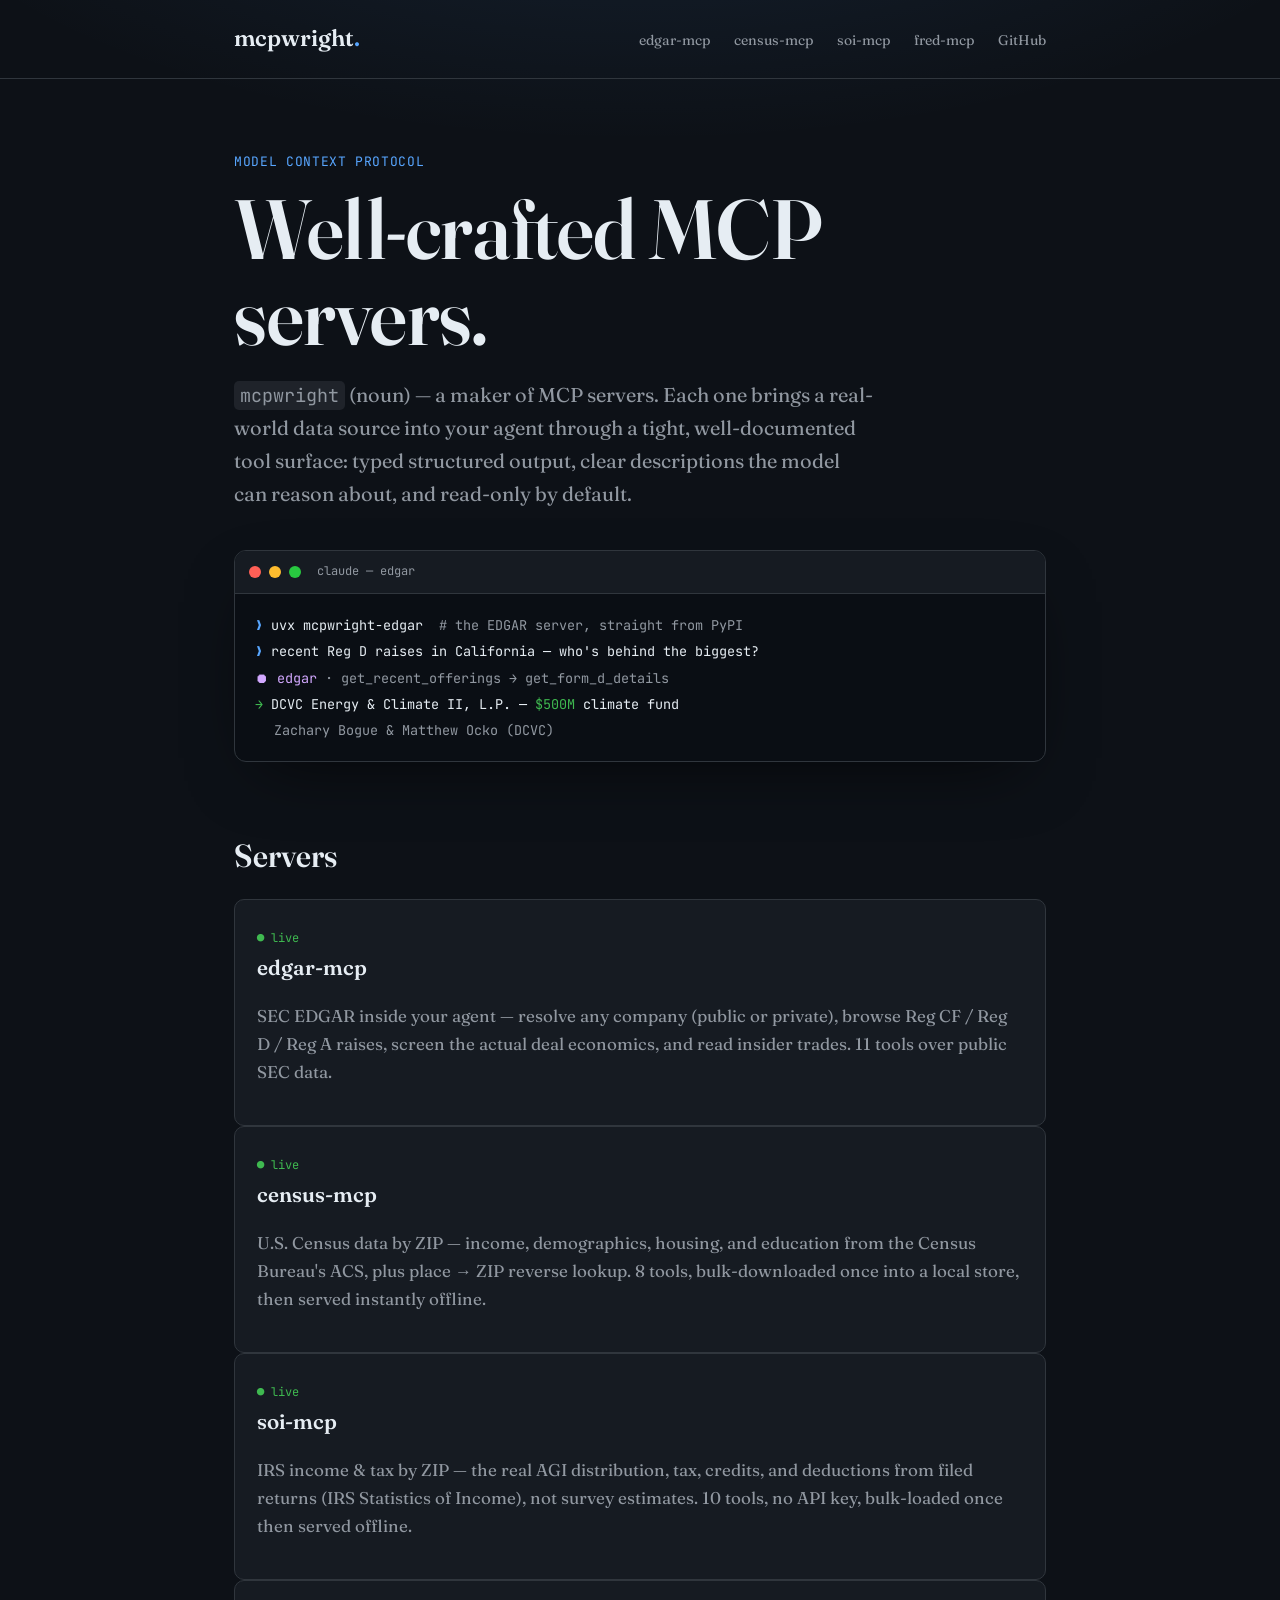
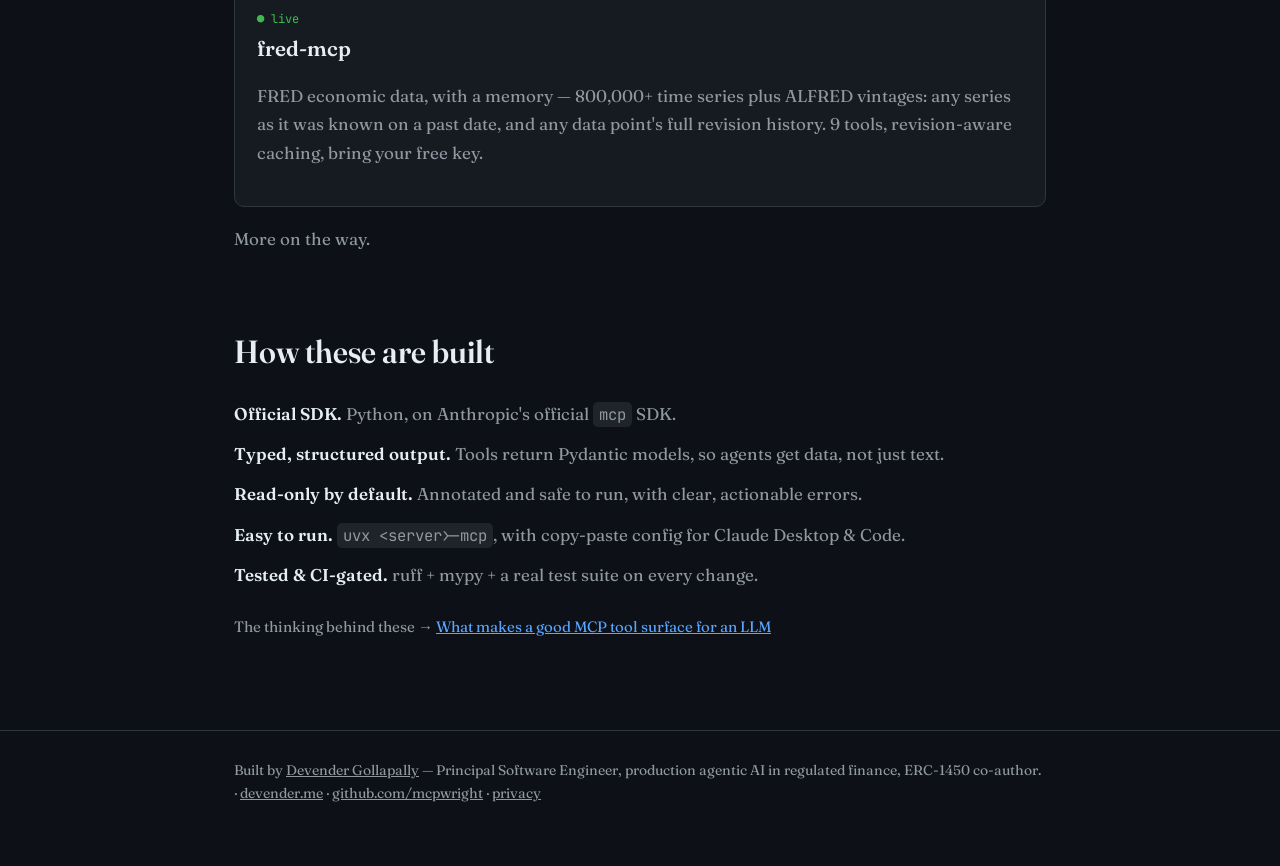
<file: index.html>
<!DOCTYPE html>
<html lang="en">
<head>
  <meta charset="utf-8" />
  <meta name="viewport" content="width=device-width, initial-scale=1" />
  <title>mcpwright — well-crafted MCP servers</title>
  <meta name="description" content="A suite of well-crafted, production-grade Model Context Protocol servers. Built by Devender Gollapally." />

  <link rel="icon" href="/favicon.svg" type="image/svg+xml" />
  <link rel="icon" href="/favicon-32.png" sizes="32x32" type="image/png" />
  <link rel="apple-touch-icon" href="/apple-touch-icon.png" />

  <meta property="og:type" content="website" />
  <meta property="og:site_name" content="mcpwright" />
  <meta property="og:title" content="mcpwright — well-crafted MCP servers" />
  <meta property="og:description" content="A suite of well-crafted, production-grade MCP servers." />
  <meta property="og:url" content="https://mcpwright.com/" />
  <meta property="og:image" content="https://mcpwright.com/og.png" />
  <meta name="twitter:card" content="summary_large_image" />

  <link rel="preconnect" href="https://fonts.googleapis.com" />
  <link rel="preconnect" href="https://fonts.gstatic.com" crossorigin />
  <link href="https://fonts.googleapis.com/css2?family=Fraunces:opsz,wght,SOFT,WONK@9..144,300..700,0..100,0..1&family=JetBrains+Mono:wght@400;500&display=swap" rel="stylesheet" />
  <link rel="stylesheet" href="/style.css" />
</head>
<body>
  <header class="site">
    <div class="wrap">
      <a class="brand" href="/">mcpwright<span class="dot">.</span></a>
      <nav>
        <a href="/edgar/">edgar-mcp</a>
        <a href="/census/">census-mcp</a>
        <a href="/soi/">soi-mcp</a>
        <a href="/fred/">fred-mcp</a>
        <a href="https://github.com/mcpwright">GitHub</a>
      </nav>
    </div>
  </header>

  <main class="wrap">
    <div class="hero">
      <p class="kicker">Model Context Protocol</p>
      <h1>Well-crafted MCP servers.</h1>
      <p class="lede">
        <code>mcpwright</code> <span class="muted">(noun)</span> — a maker of MCP servers.
        Each one brings a real-world data source into your agent through a tight,
        well-documented tool surface: typed structured output, clear descriptions
        the model can reason about, and read-only by default.
      </p>

      <div class="terminal" aria-hidden="true">
        <div class="bar"><i class="r"></i><i class="y"></i><i class="g"></i><span class="ttl">claude — edgar</span></div>
        <div class="body">
          <div><span class="p">❯</span> uvx mcpwright-edgar&nbsp;&nbsp;<span class="dim"># the EDGAR server, straight from PyPI</span></div>
          <div><span class="p">❯</span> recent Reg D raises in California — who's behind the biggest?</div>
          <div><span class="tool">⏺ edgar</span><span class="dim"> · get_recent_offerings → get_form_d_details</span></div>
          <div><span class="ok">→</span> DCVC Energy &amp; Climate II, L.P. — <span class="ok">$500M</span> climate fund</div>
          <div class="indent dim">Zachary Bogue &amp; Matthew Ocko (DCVC)</div>
        </div>
      </div>
    </div>

    <section>
      <h2>Servers</h2>
      <a class="card" href="/edgar/">
        <span class="badge">● live</span>
        <h3>edgar-mcp</h3>
        <p class="muted">
          SEC EDGAR inside your agent — resolve any company (public or private),
          browse Reg CF / Reg D / Reg A raises, screen the actual deal economics,
          and read insider trades. 11 tools over public SEC data.
        </p>
      </a>
      <a class="card" href="/census/">
        <span class="badge">● live</span>
        <h3>census-mcp</h3>
        <p class="muted">
          U.S. Census data by ZIP — income, demographics, housing, and education
          from the Census Bureau's ACS, plus place → ZIP reverse lookup. 8 tools,
          bulk-downloaded once into a local store, then served instantly offline.
        </p>
      </a>
      <a class="card" href="/soi/">
        <span class="badge">● live</span>
        <h3>soi-mcp</h3>
        <p class="muted">
          IRS income &amp; tax by ZIP — the real AGI distribution, tax, credits, and
          deductions from filed returns (IRS Statistics of Income), not survey
          estimates. 10 tools, no API key, bulk-loaded once then served offline.
        </p>
      </a>
      <a class="card" href="/fred/">
        <span class="badge">● live</span>
        <h3>fred-mcp</h3>
        <p class="muted">
          FRED economic data, with a memory — 800,000+ time series plus ALFRED
          vintages: any series as it was known on a past date, and any data point's
          full revision history. 9 tools, revision-aware caching, bring your free key.
        </p>
      </a>
      <p class="muted" style="margin-top:18px;">More on the way.</p>
    </section>

    <section>
      <h2>How these are built</h2>
      <ul class="clean">
        <li><b>Official SDK.</b> Python, on Anthropic's official <code>mcp</code> SDK.</li>
        <li><b>Typed, structured output.</b> Tools return Pydantic models, so agents get data, not just text.</li>
        <li><b>Read-only by default.</b> Annotated and safe to run, with clear, actionable errors.</li>
        <li><b>Easy to run.</b> <code>uvx &lt;server&gt;-mcp</code>, with copy-paste config for Claude Desktop &amp; Code.</li>
        <li><b>Tested &amp; CI-gated.</b> ruff + mypy + a real test suite on every change.</li>
      </ul>
      <p class="more">The thinking behind these &rarr; <a href="https://devender.me/2026/06/04/good-mcp-tool-surface/">What makes a good MCP tool surface for an LLM</a></p>
    </section>
  </main>

  <footer class="site">
    <div class="wrap">
      Built by <a href="https://github.com/devender">Devender Gollapally</a> —
      Principal Software Engineer, production agentic AI in regulated finance, ERC-1450 co-author.
      · <a href="https://devender.me">devender.me</a>
      · <a href="https://github.com/mcpwright">github.com/mcpwright</a>
      · <a href="/privacy/">privacy</a>
    </div>
  </footer>
</body>
</html>
</file>
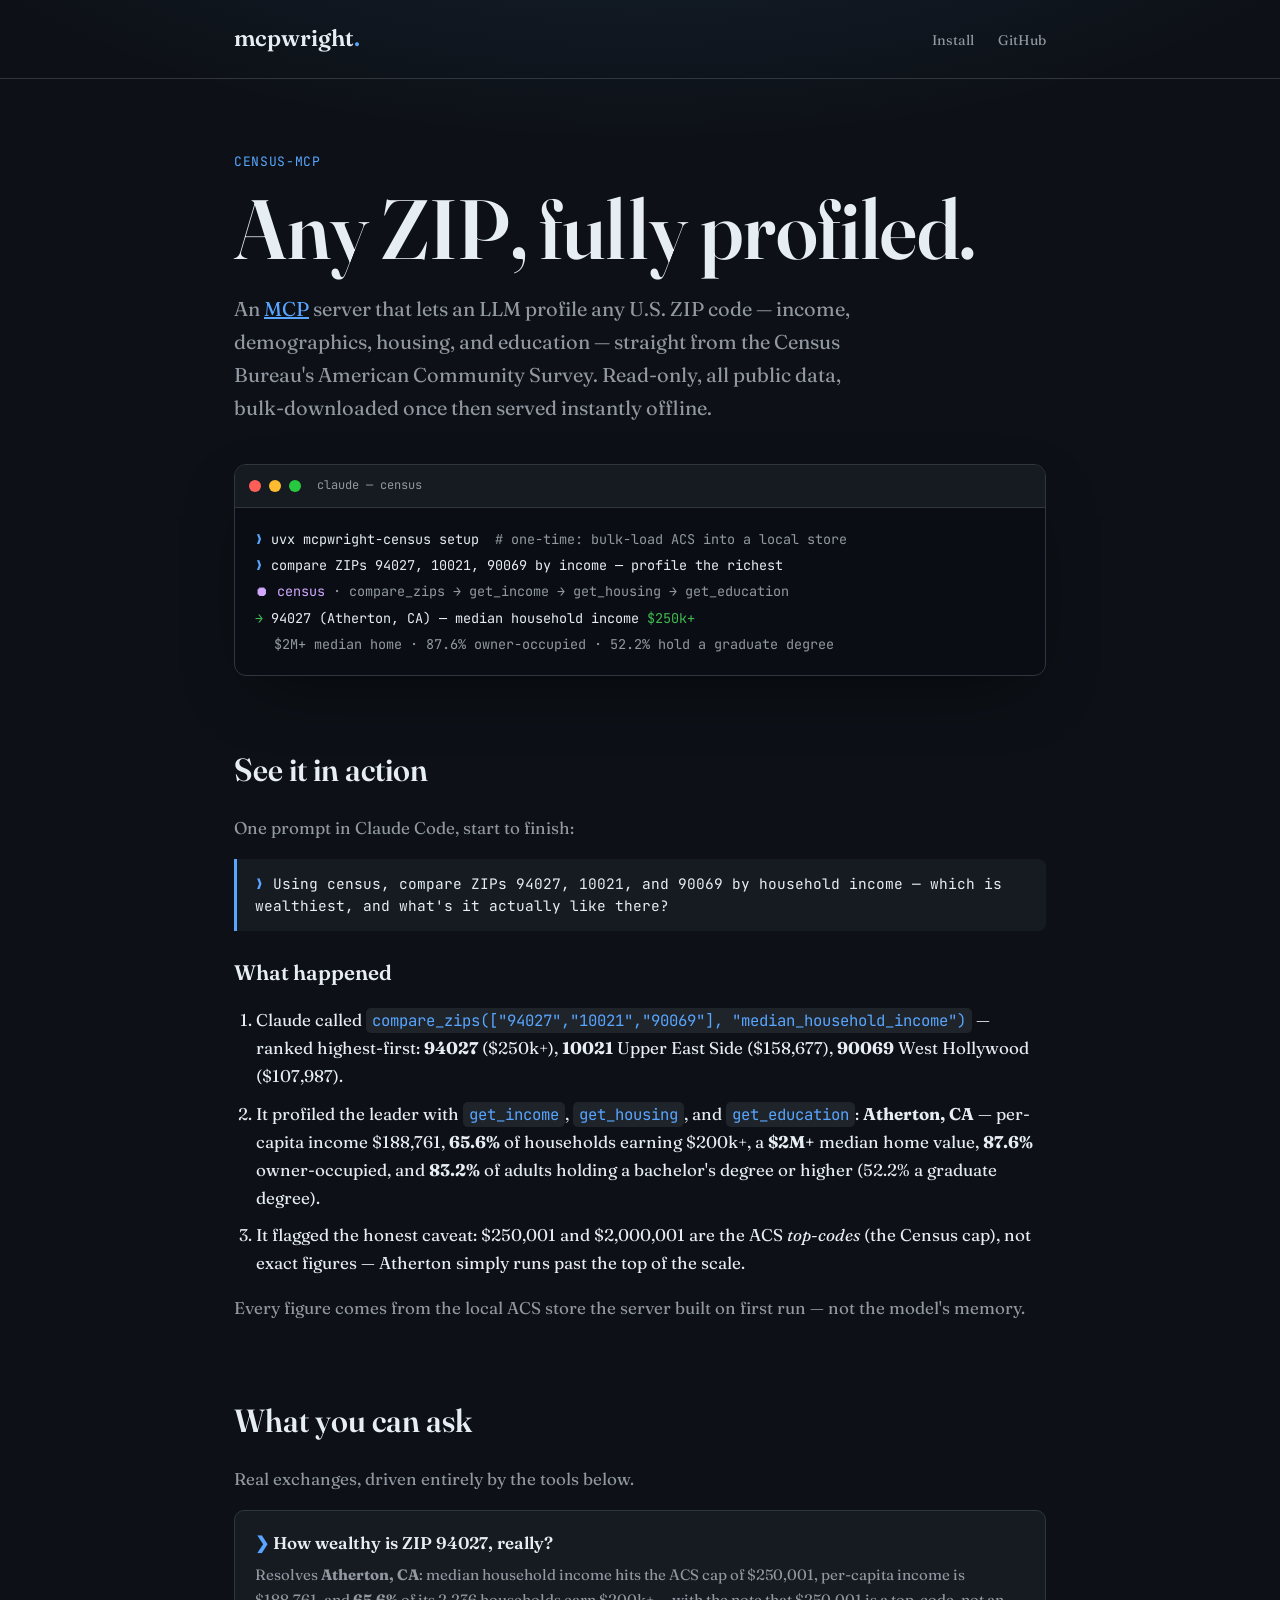
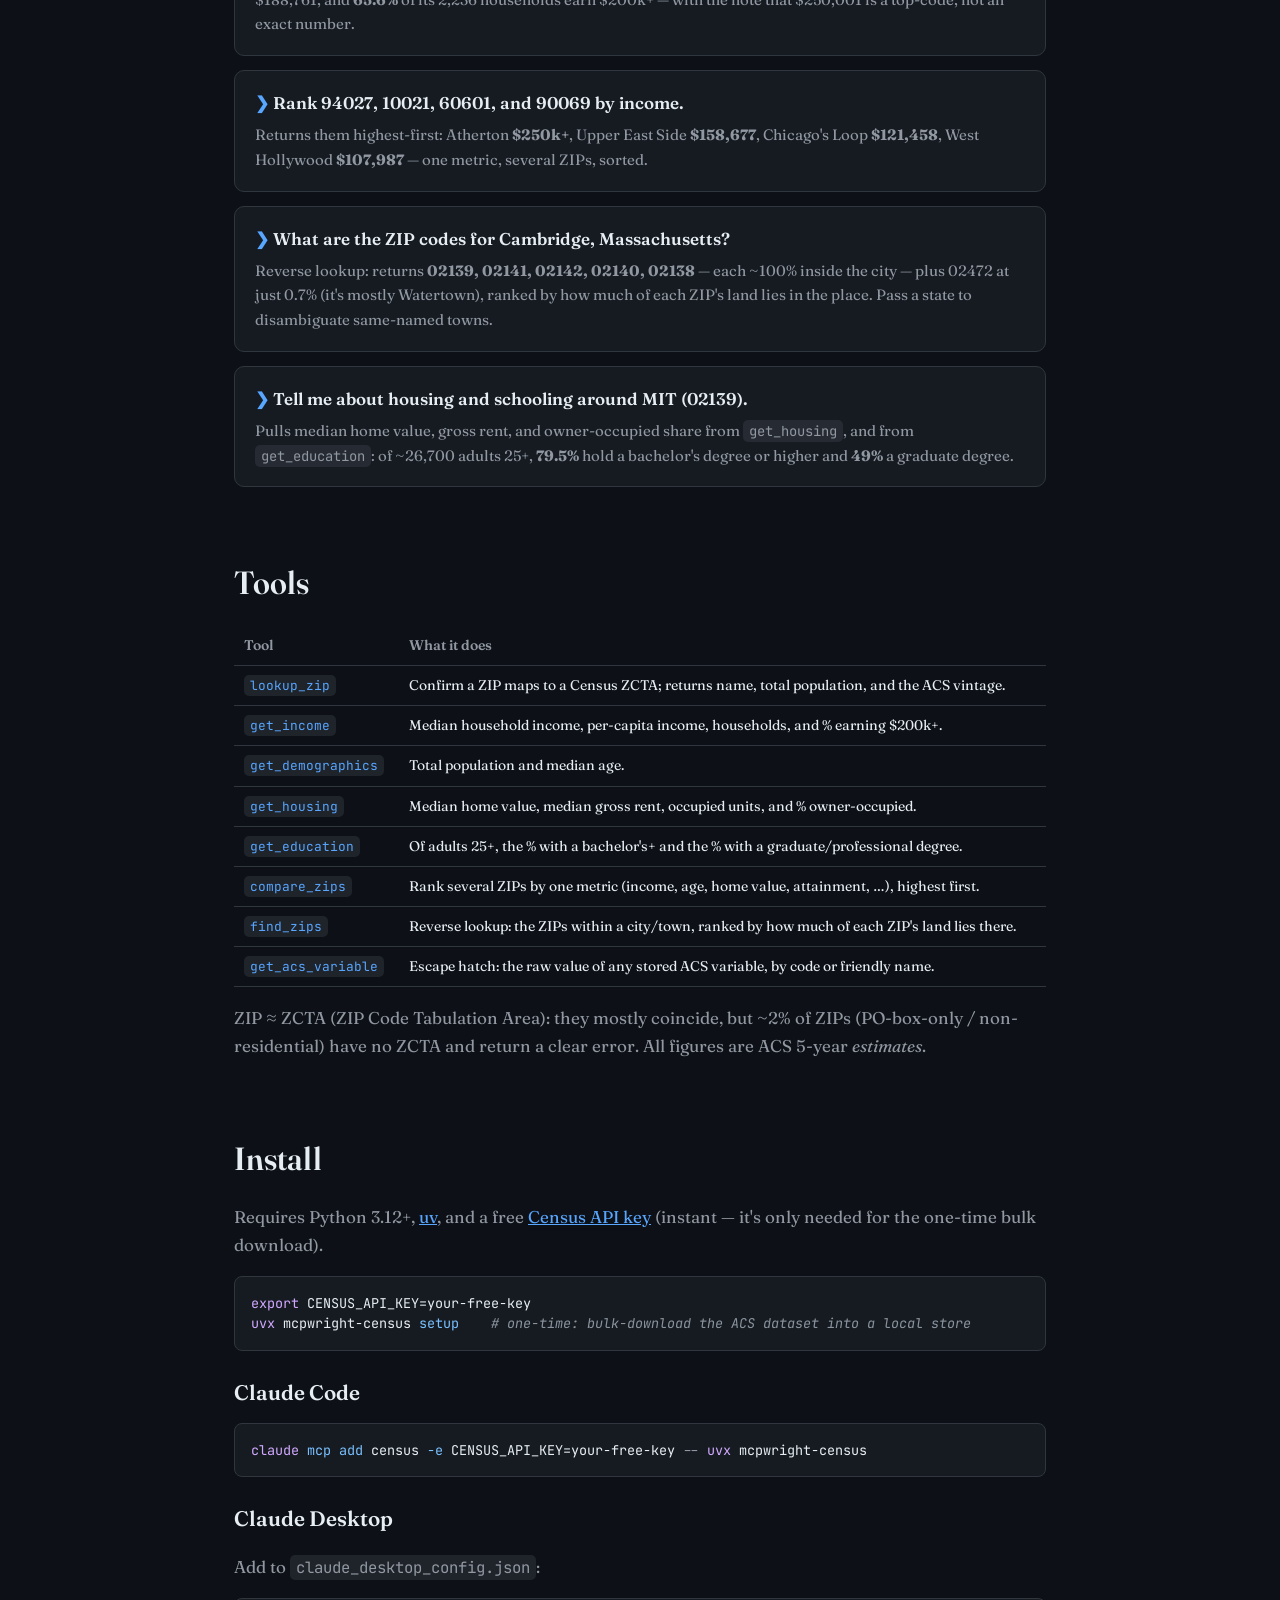
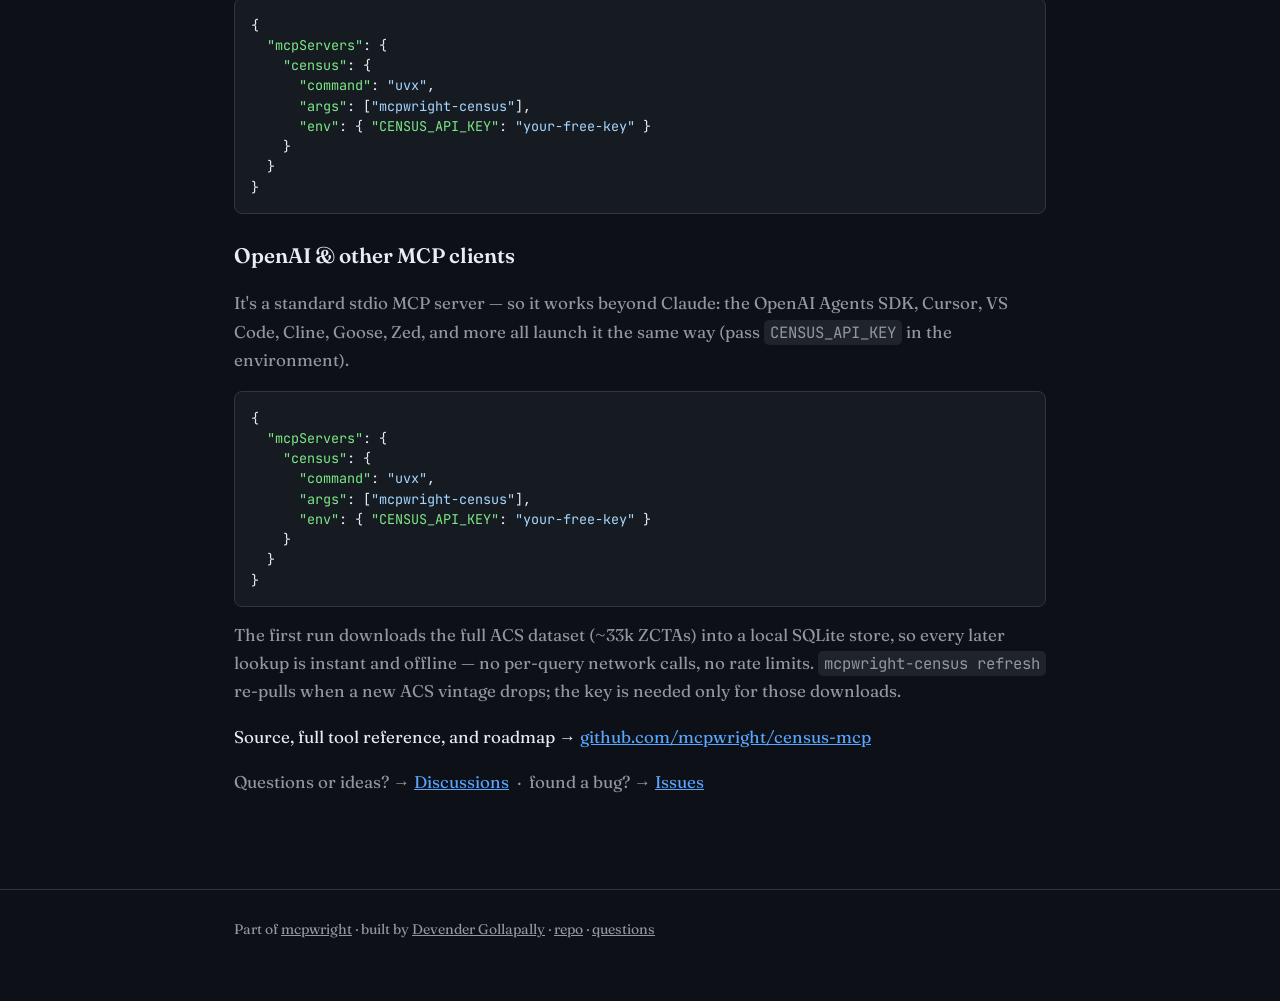
<file: census/index.html>
<!DOCTYPE html>
<html lang="en">
<head>
  <meta charset="utf-8" />
  <meta name="viewport" content="width=device-width, initial-scale=1" />
  <title>census-mcp — U.S. Census data by ZIP, inside your agent</title>
  <meta name="description" content="An MCP server for U.S. Census (ACS) data by ZIP: income, demographics, housing, and education — bulk-downloaded once into a local store, then served offline." />

  <link rel="icon" href="/favicon.svg" type="image/svg+xml" />
  <link rel="icon" href="/favicon-32.png" sizes="32x32" type="image/png" />
  <link rel="apple-touch-icon" href="/apple-touch-icon.png" />

  <meta property="og:type" content="website" />
  <meta property="og:site_name" content="mcpwright" />
  <meta property="og:title" content="census-mcp — U.S. Census data by ZIP, inside your agent" />
  <meta property="og:description" content="Profile any ZIP — income, demographics, housing, and education — from the Census Bureau's ACS. Bulk-loaded once, then served offline." />
  <meta property="og:url" content="https://mcpwright.com/census/" />
  <meta property="og:image" content="https://mcpwright.com/og.png" />
  <meta name="twitter:card" content="summary_large_image" />

  <link rel="preconnect" href="https://fonts.googleapis.com" />
  <link rel="preconnect" href="https://fonts.gstatic.com" crossorigin />
  <link href="https://fonts.googleapis.com/css2?family=Fraunces:opsz,wght,SOFT,WONK@9..144,300..700,0..100,0..1&family=JetBrains+Mono:wght@400;500&display=swap" rel="stylesheet" />
  <link rel="stylesheet" href="/style.css" />
</head>
<body>
  <header class="site">
    <div class="wrap">
      <a class="brand" href="/">mcpwright<span class="dot">.</span></a>
      <nav>
        <a href="#install">Install</a>
        <a href="https://github.com/mcpwright/census-mcp">GitHub</a>
      </nav>
    </div>
  </header>

  <main class="wrap">
    <div class="hero">
      <p class="kicker">census-mcp</p>
      <h1>Any ZIP, fully profiled.</h1>
      <p class="lede">
        An <a href="https://modelcontextprotocol.io">MCP</a> server that lets an LLM
        profile any U.S. ZIP code — income, demographics, housing, and education —
        straight from the Census Bureau's American Community Survey. Read-only, all
        public data, bulk-downloaded once then served instantly offline.
      </p>

      <div class="terminal" aria-hidden="true">
        <div class="bar"><i class="r"></i><i class="y"></i><i class="g"></i><span class="ttl">claude — census</span></div>
        <div class="body">
          <div><span class="p">❯</span> uvx mcpwright-census setup&nbsp;&nbsp;<span class="dim"># one-time: bulk-load ACS into a local store</span></div>
          <div><span class="p">❯</span> compare ZIPs 94027, 10021, 90069 by income — profile the richest</div>
          <div><span class="tool">⏺ census</span><span class="dim"> · compare_zips → get_income → get_housing → get_education</span></div>
          <div><span class="ok">→</span> 94027 (Atherton, CA) — median household income <span class="ok">$250k+</span></div>
          <div class="indent dim">$2M+ median home · 87.6% owner-occupied · 52.2% hold a graduate degree</div>
        </div>
      </div>
    </div>

    <section>
      <h2>See it in action</h2>
      <p class="muted">One prompt in Claude Code, start to finish:</p>
      <blockquote class="prompt">Using census, compare ZIPs 94027, 10021, and 90069 by household income — which is wealthiest, and what's it actually like there?</blockquote>

      <h3>What happened</h3>
      <ol class="walkthrough">
        <li>Claude called <code>compare_zips(["94027","10021","90069"], "median_household_income")</code> — ranked highest-first: <b>94027</b> ($250k+), <b>10021</b> Upper East Side ($158,677), <b>90069</b> West Hollywood ($107,987).</li>
        <li>It profiled the leader with <code>get_income</code>, <code>get_housing</code>, and <code>get_education</code>: <b>Atherton, CA</b> — per-capita income $188,761, <b>65.6%</b> of households earning $200k+, a <b>$2M+</b> median home value, <b>87.6%</b> owner-occupied, and <b>83.2%</b> of adults holding a bachelor's degree or higher (52.2% a graduate degree).</li>
        <li>It flagged the honest caveat: $250,001 and $2,000,001 are the ACS <em>top-codes</em> (the Census cap), not exact figures — Atherton simply runs past the top of the scale.</li>
      </ol>
      <p class="muted">Every figure comes from the local ACS store the server built on first run — not the model's memory.</p>
    </section>

    <section>
      <h2>What you can ask</h2>
      <p class="muted">Real exchanges, driven entirely by the tools below.</p>

      <div class="example">
        <p class="q">How wealthy is ZIP 94027, really?</p>
        <p class="a">Resolves <b>Atherton, CA</b>: median household income hits the ACS cap of
        $250,001, per-capita income is $188,761, and <b>65.6%</b> of its 2,236 households earn
        $200k+ — with the note that $250,001 is a top-code, not an exact number.</p>
      </div>

      <div class="example">
        <p class="q">Rank 94027, 10021, 60601, and 90069 by income.</p>
        <p class="a">Returns them highest-first: Atherton <b>$250k+</b>, Upper East Side
        <b>$158,677</b>, Chicago's Loop <b>$121,458</b>, West Hollywood <b>$107,987</b> — one
        metric, several ZIPs, sorted.</p>
      </div>

      <div class="example">
        <p class="q">What are the ZIP codes for Cambridge, Massachusetts?</p>
        <p class="a">Reverse lookup: returns <b>02139, 02141, 02142, 02140, 02138</b> — each
        ~100% inside the city — plus 02472 at just 0.7% (it's mostly Watertown), ranked by how
        much of each ZIP's land lies in the place. Pass a state to disambiguate same-named towns.</p>
      </div>

      <div class="example">
        <p class="q">Tell me about housing and schooling around MIT (02139).</p>
        <p class="a">Pulls median home value, gross rent, and owner-occupied share from
        <code>get_housing</code>, and from <code>get_education</code>: of ~26,700 adults 25+,
        <b>79.5%</b> hold a bachelor's degree or higher and <b>49%</b> a graduate degree.</p>
      </div>
    </section>

    <section>
      <h2>Tools</h2>
      <table>
        <tr><th>Tool</th><th>What it does</th></tr>
        <tr><td><code>lookup_zip</code></td><td>Confirm a ZIP maps to a Census ZCTA; returns name, total population, and the ACS vintage.</td></tr>
        <tr><td><code>get_income</code></td><td>Median household income, per-capita income, households, and % earning $200k+.</td></tr>
        <tr><td><code>get_demographics</code></td><td>Total population and median age.</td></tr>
        <tr><td><code>get_housing</code></td><td>Median home value, median gross rent, occupied units, and % owner-occupied.</td></tr>
        <tr><td><code>get_education</code></td><td>Of adults 25+, the % with a bachelor's+ and the % with a graduate/professional degree.</td></tr>
        <tr><td><code>compare_zips</code></td><td>Rank several ZIPs by one metric (income, age, home value, attainment, …), highest first.</td></tr>
        <tr><td><code>find_zips</code></td><td>Reverse lookup: the ZIPs within a city/town, ranked by how much of each ZIP's land lies there.</td></tr>
        <tr><td><code>get_acs_variable</code></td><td>Escape hatch: the raw value of any stored ACS variable, by code or friendly name.</td></tr>
      </table>
      <p class="muted">ZIP ≈ ZCTA (ZIP Code Tabulation Area): they mostly coincide, but ~2% of ZIPs
      (PO-box-only / non-residential) have no ZCTA and return a clear error. All figures are ACS
      5-year <em>estimates</em>.</p>
    </section>

    <section id="install">
      <h2>Install</h2>
      <p class="muted">Requires Python 3.12+, <a href="https://docs.astral.sh/uv/">uv</a>, and a
      free <a href="https://api.census.gov/data/key_signup.html">Census API key</a> (instant —
      it's only needed for the one-time bulk download).</p>

      <pre><span class="cmd">export</span> CENSUS_API_KEY=your-free-key
<span class="cmd">uvx</span> mcpwright-census <span class="flag">setup</span>&nbsp;&nbsp;&nbsp;&nbsp;<span class="cmt"># one-time: bulk-download the ACS dataset into a local store</span></pre>

      <h3>Claude Code</h3>
      <pre><span class="cmd">claude</span> <span class="flag">mcp add</span> census <span class="flag">-e</span> CENSUS_API_KEY=your-free-key <span class="punct">--</span> <span class="cmd">uvx</span> mcpwright-census</pre>

      <h3>Claude Desktop</h3>
      <p class="muted">Add to <code>claude_desktop_config.json</code>:</p>
      <pre>{
  <span class="key">"mcpServers"</span>: {
    <span class="key">"census"</span>: {
      <span class="key">"command"</span>: <span class="str">"uvx"</span>,
      <span class="key">"args"</span>: [<span class="str">"mcpwright-census"</span>],
      <span class="key">"env"</span>: { <span class="key">"CENSUS_API_KEY"</span>: <span class="str">"your-free-key"</span> }
    }
  }
}</pre>

      <h3>OpenAI &amp; other MCP clients</h3>
      <p class="muted">It's a standard stdio MCP server — so it works beyond Claude: the
      OpenAI Agents SDK, Cursor, VS Code, Cline, Goose, Zed, and more all launch it the
      same way (pass <code>CENSUS_API_KEY</code> in the environment).</p>
      <pre>{
  <span class="key">"mcpServers"</span>: {
    <span class="key">"census"</span>: {
      <span class="key">"command"</span>: <span class="str">"uvx"</span>,
      <span class="key">"args"</span>: [<span class="str">"mcpwright-census"</span>],
      <span class="key">"env"</span>: { <span class="key">"CENSUS_API_KEY"</span>: <span class="str">"your-free-key"</span> }
    }
  }
}</pre>

      <p class="muted" style="margin-top:14px;">
        The first run downloads the full ACS dataset (~33k ZCTAs) into a local SQLite store, so
        every later lookup is instant and offline — no per-query network calls, no rate limits.
        <code>mcpwright-census refresh</code> re-pulls when a new ACS vintage drops; the key is
        needed only for those downloads.
      </p>
      <p style="margin-top:18px;">
        Source, full tool reference, and roadmap →
        <a href="https://github.com/mcpwright/census-mcp">github.com/mcpwright/census-mcp</a>
      </p>
      <p class="muted">
        Questions or ideas? → <a href="https://github.com/mcpwright/census-mcp/discussions">Discussions</a>
        &nbsp;·&nbsp; found a bug? → <a href="https://github.com/mcpwright/census-mcp/issues">Issues</a>
      </p>
    </section>
  </main>

  <footer class="site">
    <div class="wrap">
      Part of <a href="/">mcpwright</a> · built by
      <a href="https://github.com/devender">Devender Gollapally</a> ·
      <a href="https://github.com/mcpwright/census-mcp">repo</a> ·
      <a href="https://github.com/mcpwright/census-mcp/discussions">questions</a>
    </div>
  </footer>
</body>
</html>
</file>
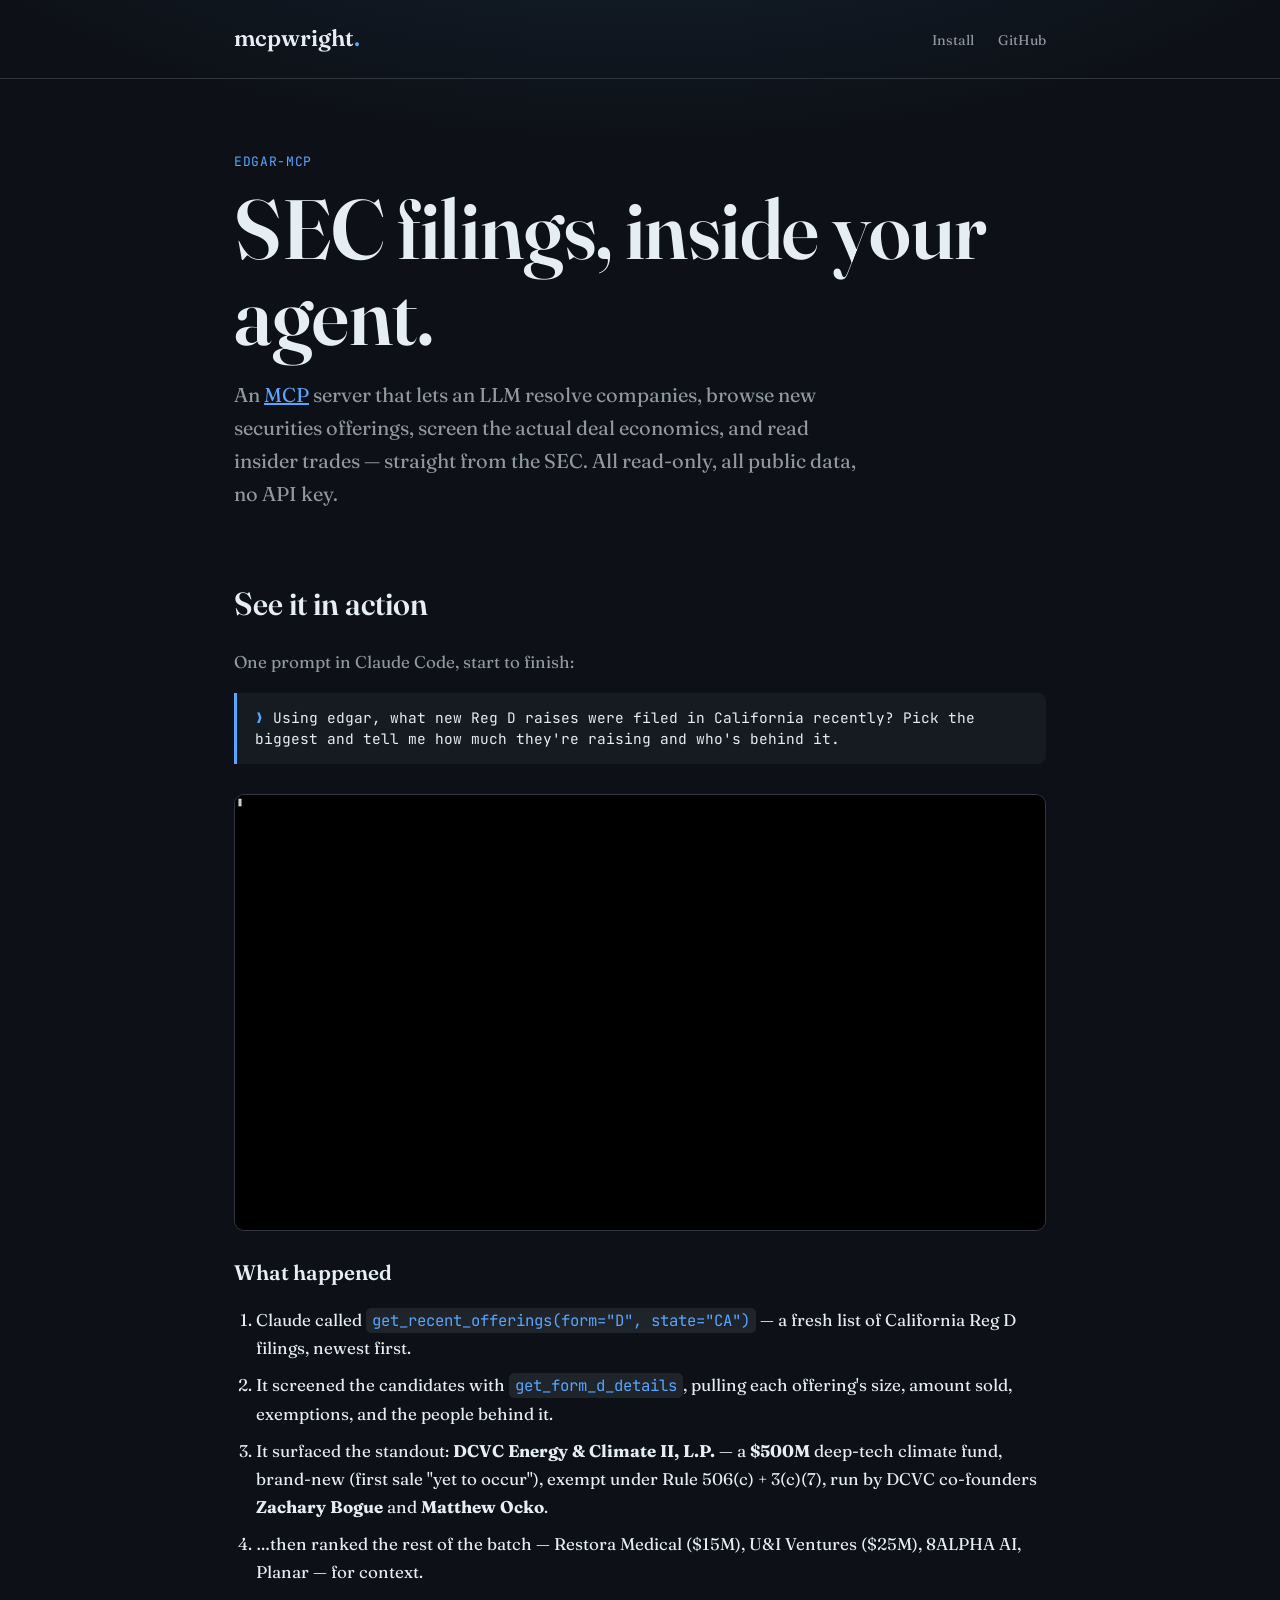
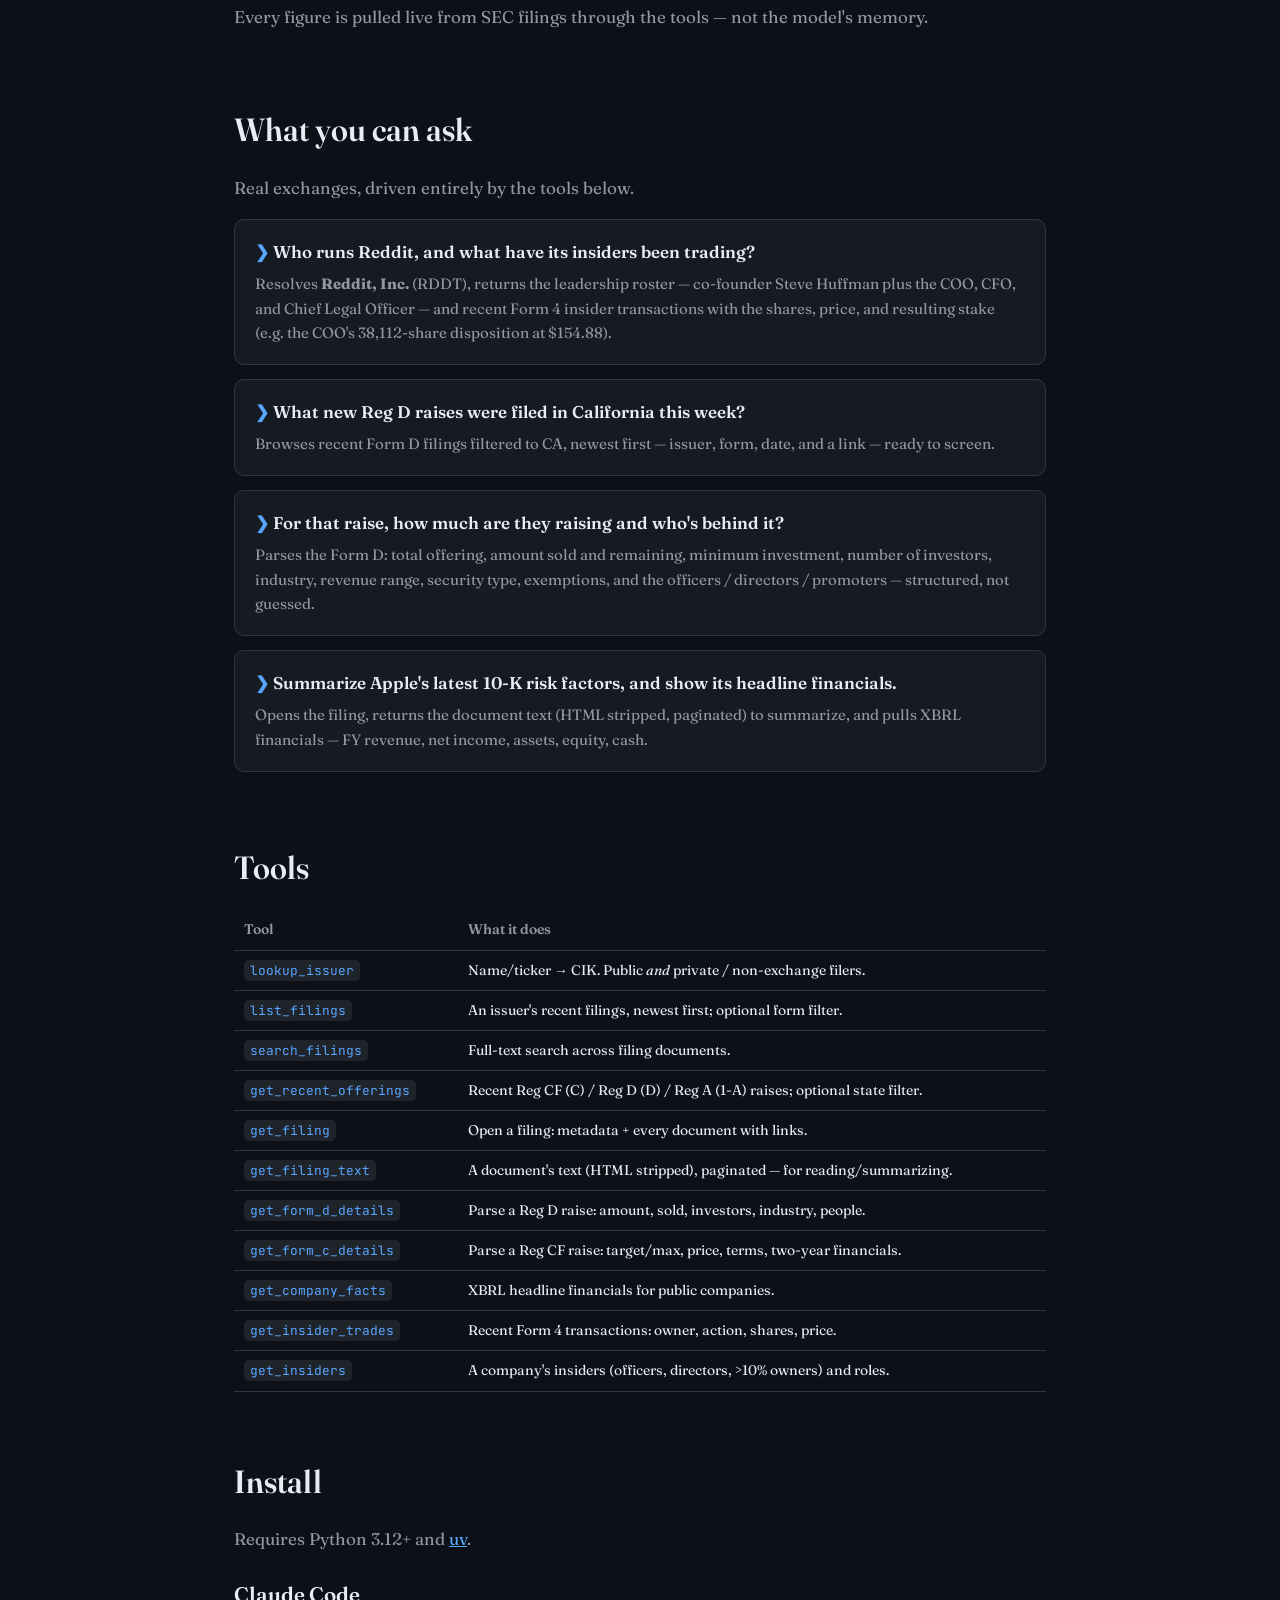
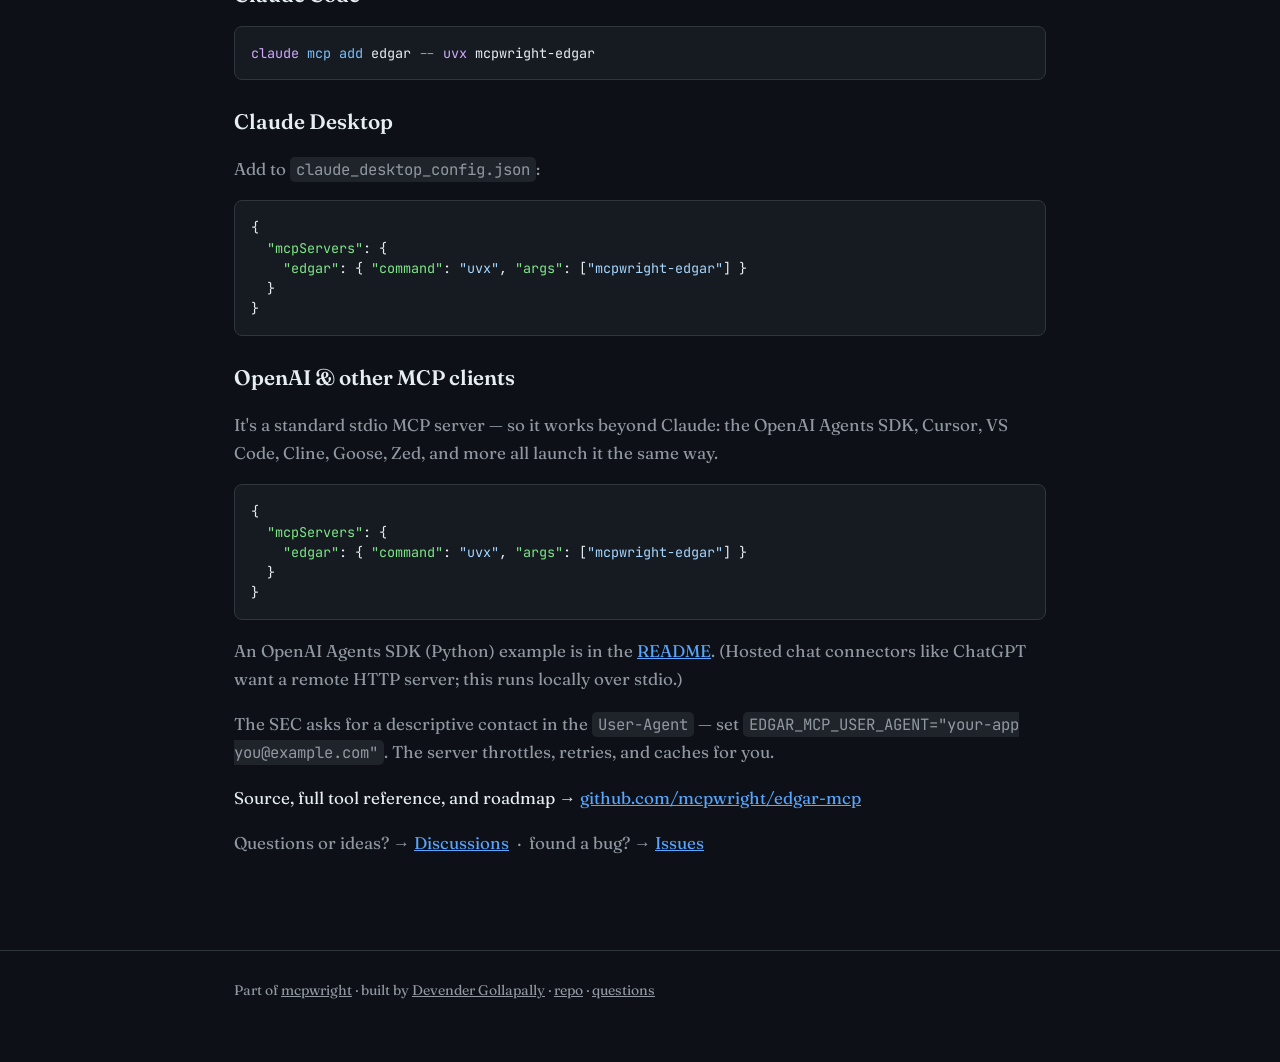
<file: edgar/index.html>
<!DOCTYPE html>
<html lang="en">
<head>
  <meta charset="utf-8" />
  <meta name="viewport" content="width=device-width, initial-scale=1" />
  <title>edgar-mcp — SEC filings inside your agent</title>
  <meta name="description" content="An MCP server for SEC EDGAR: resolve companies, browse Reg CF/D/A raises, screen deal economics, and read insider trades — over public SEC data." />

  <link rel="icon" href="/favicon.svg" type="image/svg+xml" />
  <link rel="icon" href="/favicon-32.png" sizes="32x32" type="image/png" />
  <link rel="apple-touch-icon" href="/apple-touch-icon.png" />

  <meta property="og:type" content="website" />
  <meta property="og:site_name" content="mcpwright" />
  <meta property="og:title" content="edgar-mcp — SEC filings inside your agent" />
  <meta property="og:description" content="Resolve companies, browse Reg CF/D/A raises, screen deal economics, and read insider trades — over public SEC data." />
  <meta property="og:url" content="https://mcpwright.com/edgar/" />
  <meta property="og:image" content="https://mcpwright.com/og.png" />
  <meta name="twitter:card" content="summary_large_image" />

  <link rel="preconnect" href="https://fonts.googleapis.com" />
  <link rel="preconnect" href="https://fonts.gstatic.com" crossorigin />
  <link href="https://fonts.googleapis.com/css2?family=Fraunces:opsz,wght,SOFT,WONK@9..144,300..700,0..100,0..1&family=JetBrains+Mono:wght@400;500&display=swap" rel="stylesheet" />
  <link rel="stylesheet" href="/style.css" />
</head>
<body>
  <header class="site">
    <div class="wrap">
      <a class="brand" href="/">mcpwright<span class="dot">.</span></a>
      <nav>
        <a href="#install">Install</a>
        <a href="https://github.com/mcpwright/edgar-mcp">GitHub</a>
      </nav>
    </div>
  </header>

  <main class="wrap">
    <div class="hero">
      <p class="kicker">edgar-mcp</p>
      <h1>SEC filings, inside your agent.</h1>
      <p class="lede">
        An <a href="https://modelcontextprotocol.io">MCP</a> server that lets an LLM
        resolve companies, browse new securities offerings, screen the actual deal
        economics, and read insider trades — straight from the SEC. All read-only,
        all public data, no API key.
      </p>
    </div>

    <section>
      <h2>See it in action</h2>
      <p class="muted">One prompt in Claude Code, start to finish:</p>
      <blockquote class="prompt">Using edgar, what new Reg D raises were filed in California recently? Pick the biggest and tell me how much they're raising and who's behind it.</blockquote>

      <figure class="demo">
        <img src="/edgar/edgar-demo.gif"
             alt="Claude Code using edgar-mcp to find recent California Reg D raises and screen the biggest one"
             loading="lazy" />
      </figure>

      <h3>What happened</h3>
      <ol class="walkthrough">
        <li>Claude called <code>get_recent_offerings(form="D", state="CA")</code> — a fresh list of California Reg&nbsp;D filings, newest first.</li>
        <li>It screened the candidates with <code>get_form_d_details</code>, pulling each offering's size, amount sold, exemptions, and the people behind it.</li>
        <li>It surfaced the standout: <b>DCVC Energy &amp; Climate II, L.P.</b> — a <b>$500M</b> deep-tech climate fund, brand-new (first sale "yet to occur"), exempt under Rule&nbsp;506(c) + 3(c)(7), run by DCVC co-founders <b>Zachary Bogue</b> and <b>Matthew Ocko</b>.</li>
        <li>…then ranked the rest of the batch — Restora Medical ($15M), U&amp;I Ventures ($25M), 8ALPHA&nbsp;AI, Planar — for context.</li>
      </ol>
      <p class="muted">Every figure is pulled live from SEC filings through the tools — not the model's memory.</p>
    </section>

    <section>
      <h2>What you can ask</h2>
      <p class="muted">Real exchanges, driven entirely by the tools below.</p>

      <div class="example">
        <p class="q">Who runs Reddit, and what have its insiders been trading?</p>
        <p class="a">Resolves <b>Reddit, Inc.</b> (RDDT), returns the leadership roster —
        co-founder Steve Huffman plus the COO, CFO, and Chief Legal Officer — and recent
        Form 4 insider transactions with the shares, price, and resulting stake (e.g. the
        COO's 38,112-share disposition at $154.88).</p>
      </div>

      <div class="example">
        <p class="q">What new Reg D raises were filed in California this week?</p>
        <p class="a">Browses recent Form D filings filtered to CA, newest first — issuer, form,
        date, and a link — ready to screen.</p>
      </div>

      <div class="example">
        <p class="q">For that raise, how much are they raising and who's behind it?</p>
        <p class="a">Parses the Form D: total offering, amount sold and remaining, minimum
        investment, number of investors, industry, revenue range, security type, exemptions,
        and the officers / directors / promoters — structured, not guessed.</p>
      </div>

      <div class="example">
        <p class="q">Summarize Apple's latest 10-K risk factors, and show its headline financials.</p>
        <p class="a">Opens the filing, returns the document text (HTML stripped, paginated) to
        summarize, and pulls XBRL financials — FY revenue, net income, assets, equity, cash.</p>
      </div>
    </section>

    <section>
      <h2>Tools</h2>
      <table>
        <tr><th>Tool</th><th>What it does</th></tr>
        <tr><td><code>lookup_issuer</code></td><td>Name/ticker → CIK. Public <em>and</em> private / non-exchange filers.</td></tr>
        <tr><td><code>list_filings</code></td><td>An issuer's recent filings, newest first; optional form filter.</td></tr>
        <tr><td><code>search_filings</code></td><td>Full-text search across filing documents.</td></tr>
        <tr><td><code>get_recent_offerings</code></td><td>Recent Reg CF (C) / Reg D (D) / Reg A (1-A) raises; optional state filter.</td></tr>
        <tr><td><code>get_filing</code></td><td>Open a filing: metadata + every document with links.</td></tr>
        <tr><td><code>get_filing_text</code></td><td>A document's text (HTML stripped), paginated — for reading/summarizing.</td></tr>
        <tr><td><code>get_form_d_details</code></td><td>Parse a Reg D raise: amount, sold, investors, industry, people.</td></tr>
        <tr><td><code>get_form_c_details</code></td><td>Parse a Reg CF raise: target/max, price, terms, two-year financials.</td></tr>
        <tr><td><code>get_company_facts</code></td><td>XBRL headline financials for public companies.</td></tr>
        <tr><td><code>get_insider_trades</code></td><td>Recent Form 4 transactions: owner, action, shares, price.</td></tr>
        <tr><td><code>get_insiders</code></td><td>A company's insiders (officers, directors, &gt;10% owners) and roles.</td></tr>
      </table>
    </section>

    <section id="install">
      <h2>Install</h2>
      <p class="muted">Requires Python 3.12+ and <a href="https://docs.astral.sh/uv/">uv</a>.</p>

      <h3>Claude Code</h3>
      <pre><span class="cmd">claude</span> <span class="flag">mcp add</span> edgar <span class="punct">--</span> <span class="cmd">uvx</span> mcpwright-edgar</pre>

      <h3>Claude Desktop</h3>
      <p class="muted">Add to <code>claude_desktop_config.json</code>:</p>
      <pre>{
  <span class="key">"mcpServers"</span>: {
    <span class="key">"edgar"</span>: { <span class="key">"command"</span>: <span class="str">"uvx"</span>, <span class="key">"args"</span>: [<span class="str">"mcpwright-edgar"</span>] }
  }
}</pre>

      <h3>OpenAI &amp; other MCP clients</h3>
      <p class="muted">It's a standard stdio MCP server — so it works beyond Claude: the
      OpenAI Agents SDK, Cursor, VS Code, Cline, Goose, Zed, and more all launch it the
      same way.</p>
      <pre>{
  <span class="key">"mcpServers"</span>: {
    <span class="key">"edgar"</span>: { <span class="key">"command"</span>: <span class="str">"uvx"</span>, <span class="key">"args"</span>: [<span class="str">"mcpwright-edgar"</span>] }
  }
}</pre>
      <p class="muted">An OpenAI Agents SDK (Python) example is in the
      <a href="https://github.com/mcpwright/edgar-mcp#openai-agents-sdk-python">README</a>.
      <span class="dim">(Hosted chat connectors like ChatGPT want a remote HTTP server; this runs locally over stdio.)</span></p>

      <p class="muted" style="margin-top:14px;">
        The SEC asks for a descriptive contact in the <code>User-Agent</code> — set
        <code>EDGAR_MCP_USER_AGENT="your-app you@example.com"</code>. The server throttles,
        retries, and caches for you.
      </p>
      <p style="margin-top:18px;">
        Source, full tool reference, and roadmap →
        <a href="https://github.com/mcpwright/edgar-mcp">github.com/mcpwright/edgar-mcp</a>
      </p>
      <p class="muted">
        Questions or ideas? → <a href="https://github.com/mcpwright/edgar-mcp/discussions">Discussions</a>
        &nbsp;·&nbsp; found a bug? → <a href="https://github.com/mcpwright/edgar-mcp/issues">Issues</a>
      </p>
    </section>
  </main>

  <footer class="site">
    <div class="wrap">
      Part of <a href="/">mcpwright</a> · built by
      <a href="https://github.com/devender">Devender Gollapally</a> ·
      <a href="https://github.com/mcpwright/edgar-mcp">repo</a> ·
      <a href="https://github.com/mcpwright/edgar-mcp/discussions">questions</a>
    </div>
  </footer>
</body>
</html>
</file>
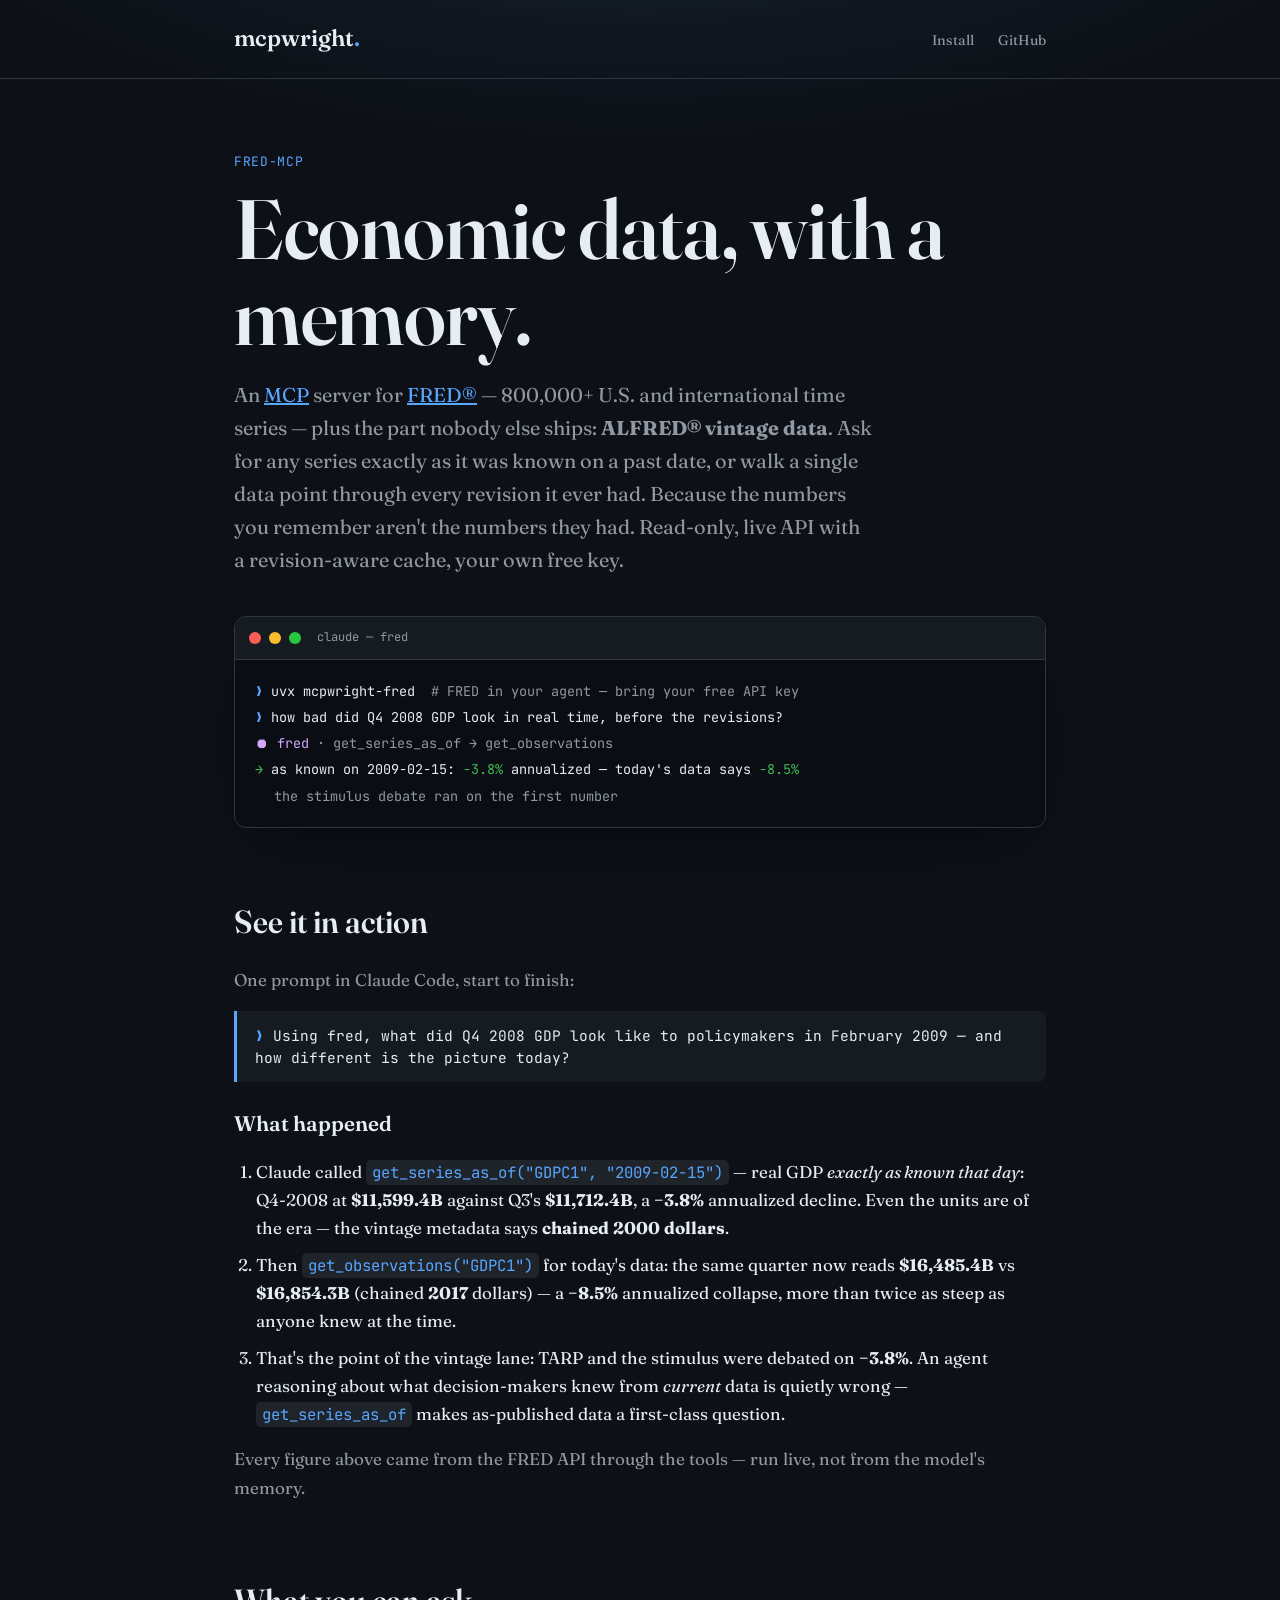
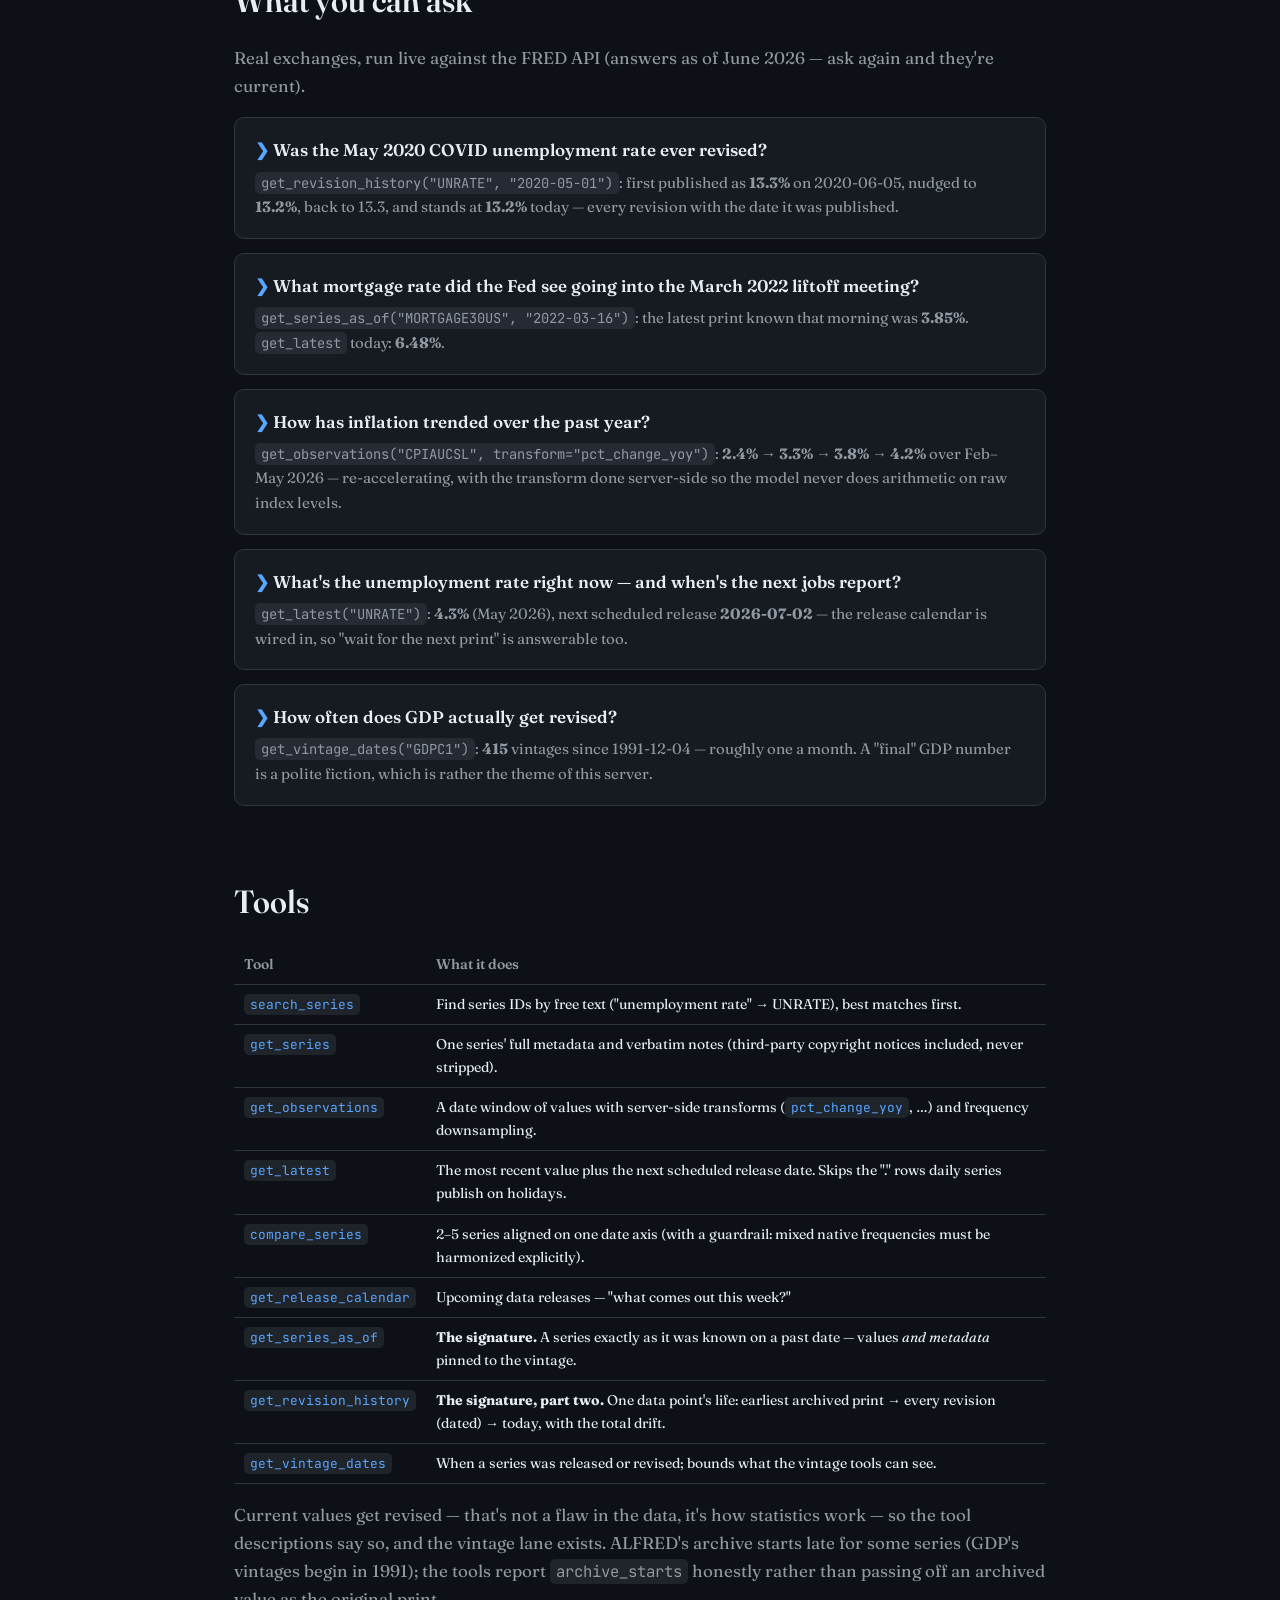
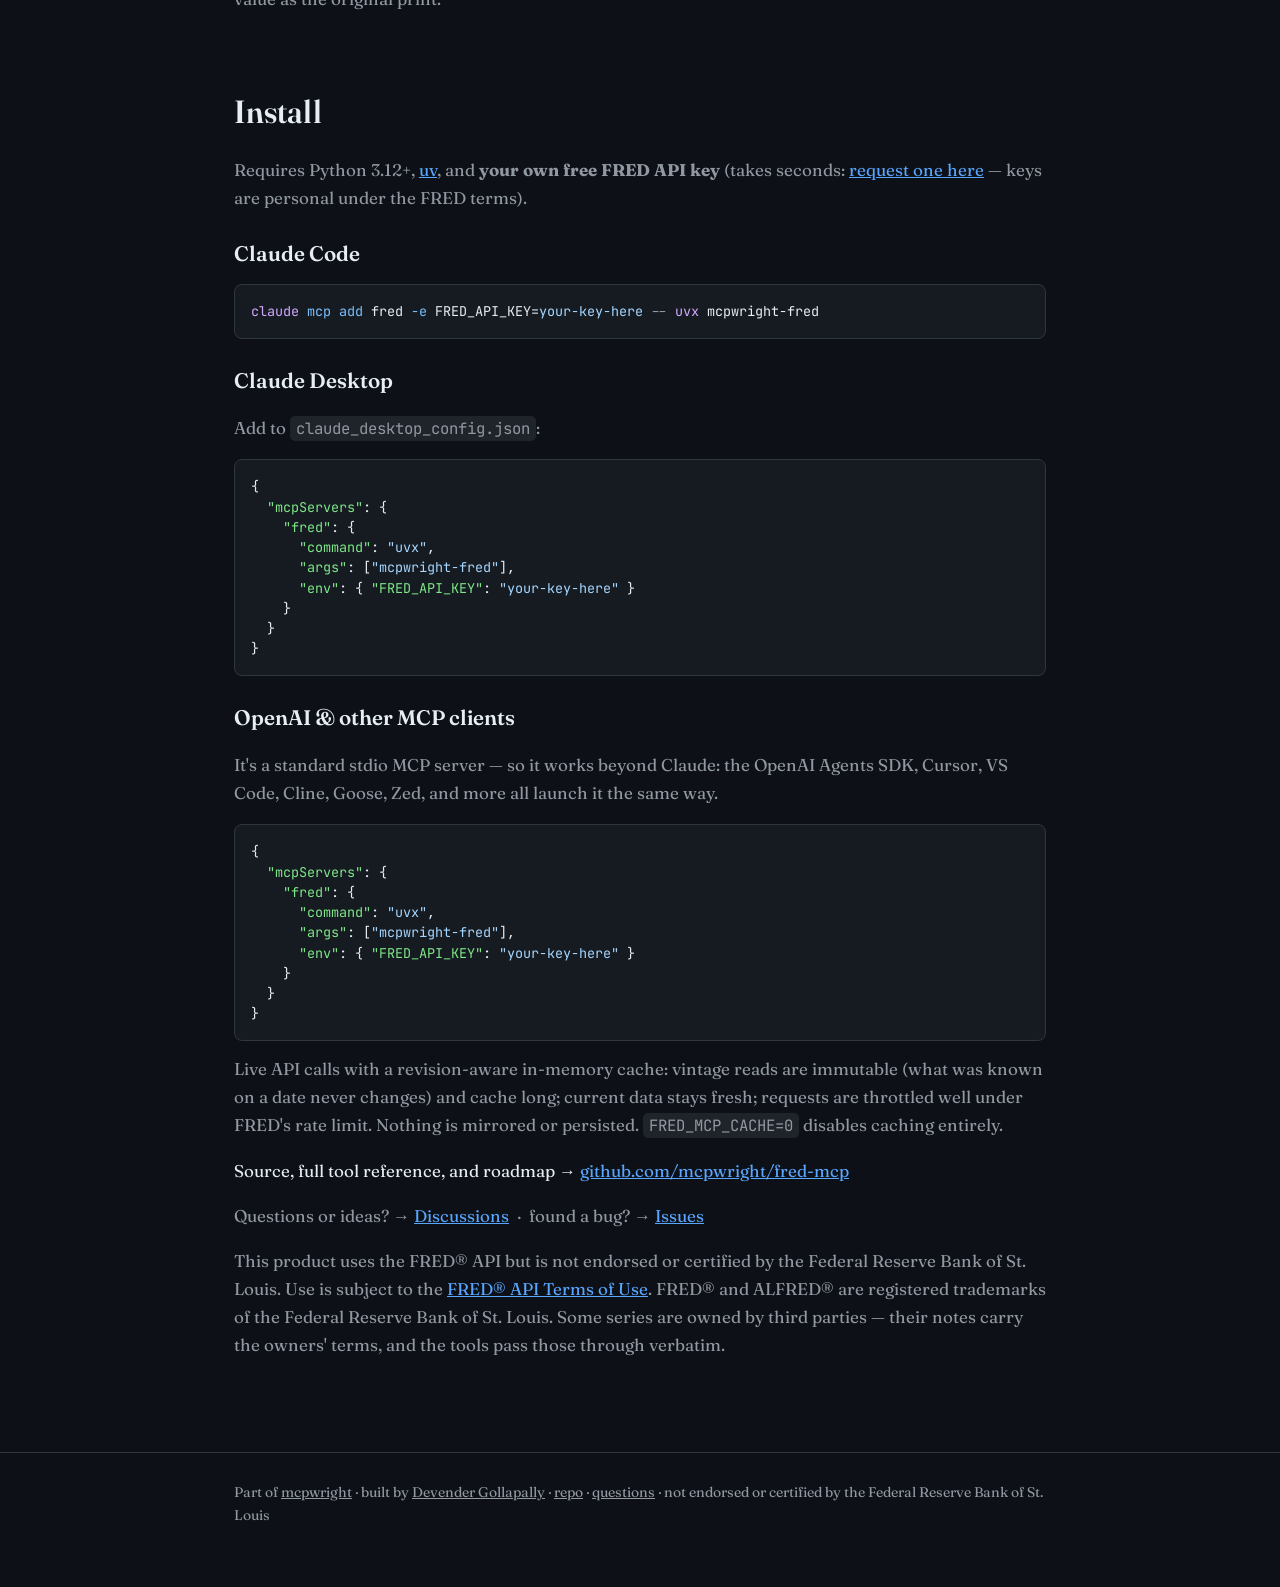
<file: fred/index.html>
<!DOCTYPE html>
<html lang="en">
<head>
  <meta charset="utf-8" />
  <meta name="viewport" content="width=device-width, initial-scale=1" />
  <title>fred-mcp — FRED economic data, with a memory, inside your agent</title>
  <meta name="description" content="An MCP server for FRED: 800,000+ economic time series plus ALFRED vintage data — any series exactly as it was known on a past date, and any data point's full revision history." />

  <link rel="icon" href="/favicon.svg" type="image/svg+xml" />
  <link rel="icon" href="/favicon-32.png" sizes="32x32" type="image/png" />
  <link rel="apple-touch-icon" href="/apple-touch-icon.png" />

  <meta property="og:type" content="website" />
  <meta property="og:site_name" content="mcpwright" />
  <meta property="og:title" content="fred-mcp — FRED economic data, with a memory, inside your agent" />
  <meta property="og:description" content="The numbers you remember aren't the numbers they had. FRED time series plus ALFRED vintages: data as originally published, before revisions." />
  <meta property="og:url" content="https://mcpwright.com/fred/" />
  <meta property="og:image" content="https://mcpwright.com/og.png" />
  <meta name="twitter:card" content="summary_large_image" />

  <link rel="preconnect" href="https://fonts.googleapis.com" />
  <link rel="preconnect" href="https://fonts.gstatic.com" crossorigin />
  <link href="https://fonts.googleapis.com/css2?family=Fraunces:opsz,wght,SOFT,WONK@9..144,300..700,0..100,0..1&family=JetBrains+Mono:wght@400;500&display=swap" rel="stylesheet" />
  <link rel="stylesheet" href="/style.css" />
</head>
<body>
  <header class="site">
    <div class="wrap">
      <a class="brand" href="/">mcpwright<span class="dot">.</span></a>
      <nav>
        <a href="#install">Install</a>
        <a href="https://github.com/mcpwright/fred-mcp">GitHub</a>
      </nav>
    </div>
  </header>

  <main class="wrap">
    <div class="hero">
      <p class="kicker">fred-mcp</p>
      <h1>Economic data, with a memory.</h1>
      <p class="lede">
        An <a href="https://modelcontextprotocol.io">MCP</a> server for
        <a href="https://fred.stlouisfed.org/">FRED®</a> — 800,000+ U.S. and international
        time series — plus the part nobody else ships: <b>ALFRED® vintage data</b>. Ask for
        any series exactly as it was known on a past date, or walk a single data point
        through every revision it ever had. Because the numbers you remember aren't the
        numbers they had. Read-only, live API with a revision-aware cache, your own free key.
      </p>

      <div class="terminal" aria-hidden="true">
        <div class="bar"><i class="r"></i><i class="y"></i><i class="g"></i><span class="ttl">claude — fred</span></div>
        <div class="body">
          <div><span class="p">❯</span> uvx mcpwright-fred&nbsp;&nbsp;<span class="dim"># FRED in your agent — bring your free API key</span></div>
          <div><span class="p">❯</span> how bad did Q4 2008 GDP look in real time, before the revisions?</div>
          <div><span class="tool">⏺ fred</span><span class="dim"> · get_series_as_of → get_observations</span></div>
          <div><span class="ok">→</span> as known on 2009-02-15: <span class="ok">−3.8%</span> annualized — today's data says <span class="ok">−8.5%</span></div>
          <div class="indent dim">the stimulus debate ran on the first number</div>
        </div>
      </div>
    </div>

    <section>
      <h2>See it in action</h2>
      <p class="muted">One prompt in Claude Code, start to finish:</p>
      <blockquote class="prompt">Using fred, what did Q4 2008 GDP look like to policymakers in February 2009 — and how different is the picture today?</blockquote>

      <h3>What happened</h3>
      <ol class="walkthrough">
        <li>Claude called <code>get_series_as_of("GDPC1", "2009-02-15")</code> — real GDP
        <em>exactly as known that day</em>: Q4-2008 at <b>$11,599.4B</b> against Q3's
        <b>$11,712.4B</b>, a <b>−3.8%</b> annualized decline. Even the units are of the era —
        the vintage metadata says <b>chained 2000 dollars</b>.</li>
        <li>Then <code>get_observations("GDPC1")</code> for today's data: the same quarter now
        reads <b>$16,485.4B</b> vs <b>$16,854.3B</b> (chained <b>2017</b> dollars) — a
        <b>−8.5%</b> annualized collapse, more than twice as steep as anyone knew at the time.</li>
        <li>That's the point of the vintage lane: TARP and the stimulus were debated on
        <b>−3.8%</b>. An agent reasoning about what decision-makers knew from <em>current</em>
        data is quietly wrong — <code>get_series_as_of</code> makes as-published data a
        first-class question.</li>
      </ol>
      <p class="muted">Every figure above came from the FRED API through the tools — run live, not from the model's memory.</p>
    </section>

    <section>
      <h2>What you can ask</h2>
      <p class="muted">Real exchanges, run live against the FRED API (answers as of June 2026 — ask again and they're current).</p>

      <div class="example">
        <p class="q">Was the May 2020 COVID unemployment rate ever revised?</p>
        <p class="a"><code>get_revision_history("UNRATE", "2020-05-01")</code>: first published
        as <b>13.3%</b> on 2020-06-05, nudged to <b>13.2%</b>, back to 13.3, and stands at
        <b>13.2%</b> today — every revision with the date it was published.</p>
      </div>

      <div class="example">
        <p class="q">What mortgage rate did the Fed see going into the March 2022 liftoff meeting?</p>
        <p class="a"><code>get_series_as_of("MORTGAGE30US", "2022-03-16")</code>: the latest
        print known that morning was <b>3.85%</b>. <code>get_latest</code> today: <b>6.48%</b>.</p>
      </div>

      <div class="example">
        <p class="q">How has inflation trended over the past year?</p>
        <p class="a"><code>get_observations("CPIAUCSL", transform="pct_change_yoy")</code>:
        <b>2.4% → 3.3% → 3.8% → 4.2%</b> over Feb–May 2026 — re-accelerating, with the
        transform done server-side so the model never does arithmetic on raw index levels.</p>
      </div>

      <div class="example">
        <p class="q">What's the unemployment rate right now — and when's the next jobs report?</p>
        <p class="a"><code>get_latest("UNRATE")</code>: <b>4.3%</b> (May 2026), next scheduled
        release <b>2026-07-02</b> — the release calendar is wired in, so "wait for the next
        print" is answerable too.</p>
      </div>

      <div class="example">
        <p class="q">How often does GDP actually get revised?</p>
        <p class="a"><code>get_vintage_dates("GDPC1")</code>: <b>415</b> vintages since
        1991-12-04 — roughly one a month. A "final" GDP number is a polite fiction, which is
        rather the theme of this server.</p>
      </div>
    </section>

    <section>
      <h2>Tools</h2>
      <table>
        <tr><th>Tool</th><th>What it does</th></tr>
        <tr><td><code>search_series</code></td><td>Find series IDs by free text ("unemployment rate" → UNRATE), best matches first.</td></tr>
        <tr><td><code>get_series</code></td><td>One series' full metadata and verbatim notes (third-party copyright notices included, never stripped).</td></tr>
        <tr><td><code>get_observations</code></td><td>A date window of values with server-side transforms (<code>pct_change_yoy</code>, …) and frequency downsampling.</td></tr>
        <tr><td><code>get_latest</code></td><td>The most recent value plus the next scheduled release date. Skips the "." rows daily series publish on holidays.</td></tr>
        <tr><td><code>compare_series</code></td><td>2–5 series aligned on one date axis (with a guardrail: mixed native frequencies must be harmonized explicitly).</td></tr>
        <tr><td><code>get_release_calendar</code></td><td>Upcoming data releases — "what comes out this week?"</td></tr>
        <tr><td><code>get_series_as_of</code></td><td><b>The signature.</b> A series exactly as it was known on a past date — values <em>and metadata</em> pinned to the vintage.</td></tr>
        <tr><td><code>get_revision_history</code></td><td><b>The signature, part two.</b> One data point's life: earliest archived print → every revision (dated) → today, with the total drift.</td></tr>
        <tr><td><code>get_vintage_dates</code></td><td>When a series was released or revised; bounds what the vintage tools can see.</td></tr>
      </table>
      <p class="muted">Current values get revised — that's not a flaw in the data, it's how
      statistics work — so the tool descriptions say so, and the vintage lane exists. ALFRED's
      archive starts late for some series (GDP's vintages begin in 1991); the tools report
      <code>archive_starts</code> honestly rather than passing off an archived value as the
      original print.</p>
    </section>

    <section id="install">
      <h2>Install</h2>
      <p class="muted">Requires Python 3.12+, <a href="https://docs.astral.sh/uv/">uv</a>, and
      <b>your own free FRED API key</b> (takes seconds:
      <a href="https://fred.stlouisfed.org/docs/api/api_key_request.html">request one here</a> —
      keys are personal under the FRED terms).</p>

      <h3>Claude Code</h3>
      <pre><span class="cmd">claude</span> <span class="flag">mcp add</span> fred <span class="flag">-e</span> FRED_API_KEY=<span class="str">your-key-here</span> <span class="punct">--</span> <span class="cmd">uvx</span> mcpwright-fred</pre>

      <h3>Claude Desktop</h3>
      <p class="muted">Add to <code>claude_desktop_config.json</code>:</p>
      <pre>{
  <span class="key">"mcpServers"</span>: {
    <span class="key">"fred"</span>: {
      <span class="key">"command"</span>: <span class="str">"uvx"</span>,
      <span class="key">"args"</span>: [<span class="str">"mcpwright-fred"</span>],
      <span class="key">"env"</span>: { <span class="key">"FRED_API_KEY"</span>: <span class="str">"your-key-here"</span> }
    }
  }
}</pre>

      <h3>OpenAI &amp; other MCP clients</h3>
      <p class="muted">It's a standard stdio MCP server — so it works beyond Claude: the
      OpenAI Agents SDK, Cursor, VS Code, Cline, Goose, Zed, and more all launch it the
      same way.</p>
      <pre>{
  <span class="key">"mcpServers"</span>: {
    <span class="key">"fred"</span>: {
      <span class="key">"command"</span>: <span class="str">"uvx"</span>,
      <span class="key">"args"</span>: [<span class="str">"mcpwright-fred"</span>],
      <span class="key">"env"</span>: { <span class="key">"FRED_API_KEY"</span>: <span class="str">"your-key-here"</span> }
    }
  }
}</pre>

      <p class="muted" style="margin-top:14px;">
        Live API calls with a revision-aware in-memory cache: vintage reads are immutable
        (what was known on a date never changes) and cache long; current data stays fresh;
        requests are throttled well under FRED's rate limit. Nothing is mirrored or persisted.
        <code>FRED_MCP_CACHE=0</code> disables caching entirely.
      </p>
      <p style="margin-top:18px;">
        Source, full tool reference, and roadmap →
        <a href="https://github.com/mcpwright/fred-mcp">github.com/mcpwright/fred-mcp</a>
      </p>
      <p class="muted">
        Questions or ideas? → <a href="https://github.com/mcpwright/fred-mcp/discussions">Discussions</a>
        &nbsp;·&nbsp; found a bug? → <a href="https://github.com/mcpwright/fred-mcp/issues">Issues</a>
      </p>
      <p class="muted" style="margin-top:14px;">
        This product uses the FRED® API but is not endorsed or certified by the Federal
        Reserve Bank of St. Louis. Use is subject to the
        <a href="https://fred.stlouisfed.org/docs/api/terms_of_use.html">FRED® API Terms of Use</a>.
        FRED® and ALFRED® are registered trademarks of the Federal Reserve Bank of St. Louis.
        Some series are owned by third parties — their notes carry the owners' terms, and the
        tools pass those through verbatim.
      </p>
    </section>
  </main>

  <footer class="site">
    <div class="wrap">
      Part of <a href="/">mcpwright</a> · built by
      <a href="https://github.com/devender">Devender Gollapally</a> ·
      <a href="https://github.com/mcpwright/fred-mcp">repo</a> ·
      <a href="https://github.com/mcpwright/fred-mcp/discussions">questions</a> ·
      not endorsed or certified by the Federal Reserve Bank of St. Louis
    </div>
  </footer>
</body>
</html>
</file>
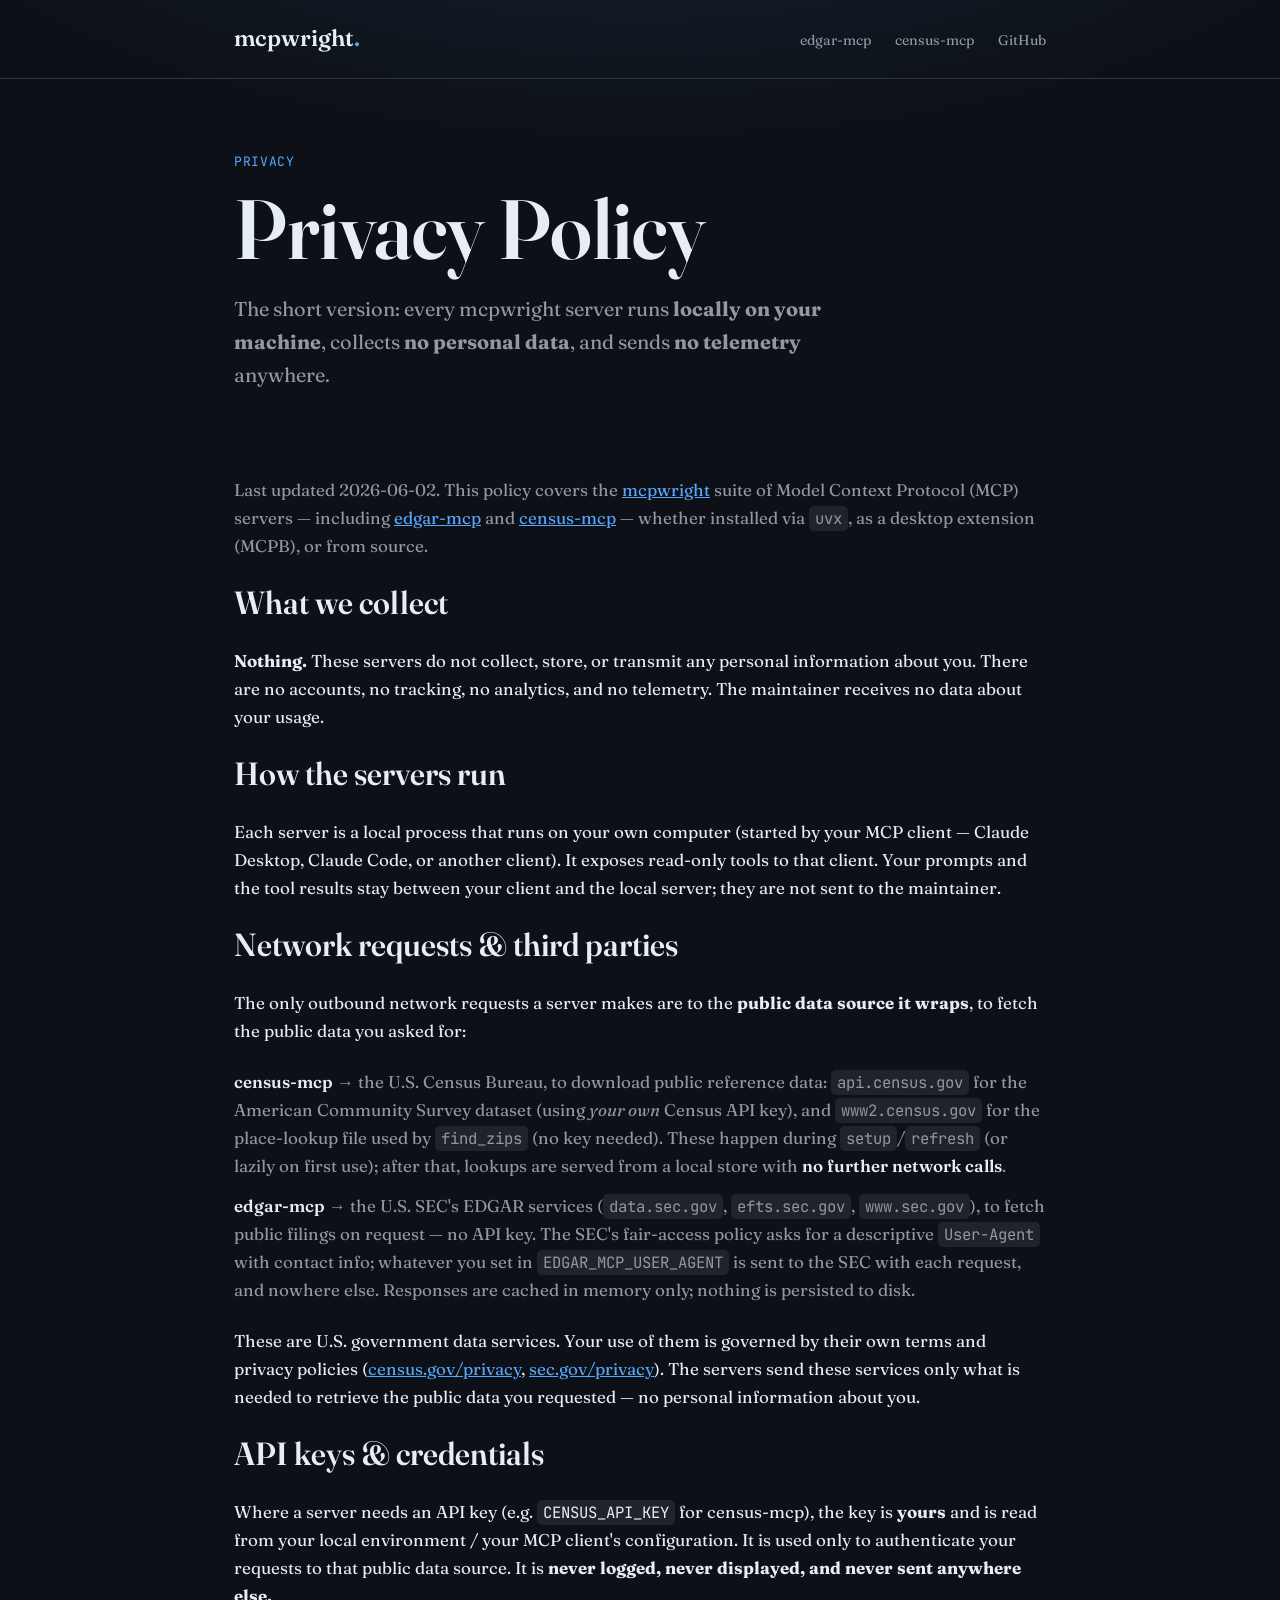
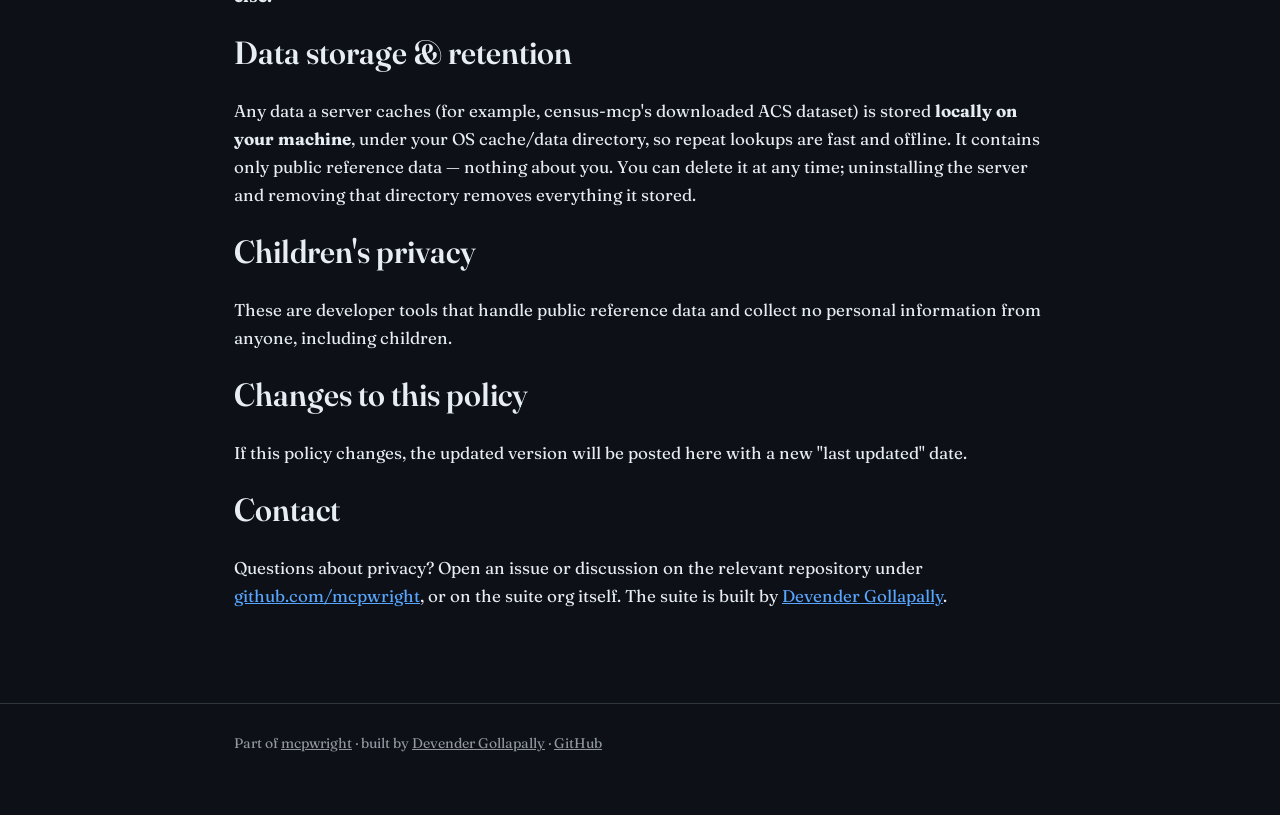
<file: privacy/index.html>
<!DOCTYPE html>
<html lang="en">
<head>
  <meta charset="utf-8" />
  <meta name="viewport" content="width=device-width, initial-scale=1" />
  <title>Privacy Policy — mcpwright</title>
  <meta name="description" content="Privacy policy for the mcpwright suite of MCP servers. They run locally, collect no personal data, and have no telemetry." />

  <link rel="icon" href="/favicon.svg" type="image/svg+xml" />
  <link rel="icon" href="/favicon-32.png" sizes="32x32" type="image/png" />
  <link rel="apple-touch-icon" href="/apple-touch-icon.png" />

  <meta property="og:type" content="website" />
  <meta property="og:site_name" content="mcpwright" />
  <meta property="og:title" content="Privacy Policy — mcpwright" />
  <meta property="og:description" content="The mcpwright MCP servers run locally, collect no personal data, and have no telemetry." />
  <meta property="og:url" content="https://mcpwright.com/privacy/" />
  <meta property="og:image" content="https://mcpwright.com/og.png" />
  <meta name="twitter:card" content="summary_large_image" />

  <link rel="preconnect" href="https://fonts.googleapis.com" />
  <link rel="preconnect" href="https://fonts.gstatic.com" crossorigin />
  <link href="https://fonts.googleapis.com/css2?family=Fraunces:opsz,wght,SOFT,WONK@9..144,300..700,0..100,0..1&family=JetBrains+Mono:wght@400;500&display=swap" rel="stylesheet" />
  <link rel="stylesheet" href="/style.css" />
</head>
<body>
  <header class="site">
    <div class="wrap">
      <a class="brand" href="/">mcpwright<span class="dot">.</span></a>
      <nav>
        <a href="/edgar/">edgar-mcp</a>
        <a href="/census/">census-mcp</a>
        <a href="https://github.com/mcpwright">GitHub</a>
      </nav>
    </div>
  </header>

  <main class="wrap">
    <div class="hero">
      <p class="kicker">Privacy</p>
      <h1>Privacy Policy</h1>
      <p class="lede">
        The short version: every mcpwright server runs <b>locally on your machine</b>,
        collects <b>no personal data</b>, and sends <b>no telemetry</b> anywhere.
      </p>
    </div>

    <section>
      <p class="muted">Last updated 2026-06-02. This policy covers the
      <a href="https://github.com/mcpwright">mcpwright</a> suite of Model Context Protocol (MCP)
      servers — including <a href="/edgar/">edgar-mcp</a> and <a href="/census/">census-mcp</a> —
      whether installed via <code>uvx</code>, as a desktop extension (MCPB), or from source.</p>

      <h2>What we collect</h2>
      <p><b>Nothing.</b> These servers do not collect, store, or transmit any personal
      information about you. There are no accounts, no tracking, no analytics, and no telemetry.
      The maintainer receives no data about your usage.</p>

      <h2>How the servers run</h2>
      <p>Each server is a local process that runs on your own computer (started by your MCP
      client — Claude Desktop, Claude Code, or another client). It exposes read-only tools to
      that client. Your prompts and the tool results stay between your client and the local
      server; they are not sent to the maintainer.</p>

      <h2>Network requests &amp; third parties</h2>
      <p>The only outbound network requests a server makes are to the <b>public data source it
      wraps</b>, to fetch the public data you asked for:</p>
      <ul class="clean">
        <li><b>census-mcp</b> → the U.S. Census Bureau, to download public reference data:
        <code>api.census.gov</code> for the American Community Survey dataset (using <em>your
        own</em> Census API key), and <code>www2.census.gov</code> for the place-lookup file used
        by <code>find_zips</code> (no key needed). These happen during <code>setup</code>/<code>refresh</code>
        (or lazily on first use); after that, lookups are served from a local store with <b>no
        further network calls</b>.</li>
        <li><b>edgar-mcp</b> → the U.S. SEC's EDGAR services (<code>data.sec.gov</code>,
        <code>efts.sec.gov</code>, <code>www.sec.gov</code>), to fetch public filings on
        request — no API key. The SEC's fair-access policy asks for a descriptive
        <code>User-Agent</code> with contact info; whatever you set in
        <code>EDGAR_MCP_USER_AGENT</code> is sent to the SEC with each request, and nowhere
        else. Responses are cached in memory only; nothing is persisted to disk.</li>
      </ul>
      <p>These are U.S. government data services. Your use of them is governed by their own
      terms and privacy policies (<a href="https://www.census.gov/privacy">census.gov/privacy</a>,
      <a href="https://www.sec.gov/privacy">sec.gov/privacy</a>). The servers send these
      services only what is needed to retrieve the public data you requested — no personal
      information about you.</p>

      <h2>API keys &amp; credentials</h2>
      <p>Where a server needs an API key (e.g. <code>CENSUS_API_KEY</code> for census-mcp), the
      key is <b>yours</b> and is read from your local environment / your MCP client's
      configuration. It is used only to authenticate your requests to that public data source.
      It is <b>never logged, never displayed, and never sent anywhere else.</b></p>

      <h2>Data storage &amp; retention</h2>
      <p>Any data a server caches (for example, census-mcp's downloaded ACS dataset) is stored
      <b>locally on your machine</b>, under your OS cache/data directory, so repeat lookups are
      fast and offline. It contains only public reference data — nothing about you. You can
      delete it at any time; uninstalling the server and removing that directory removes
      everything it stored.</p>

      <h2>Children's privacy</h2>
      <p>These are developer tools that handle public reference data and collect no personal
      information from anyone, including children.</p>

      <h2>Changes to this policy</h2>
      <p>If this policy changes, the updated version will be posted here with a new "last
      updated" date.</p>

      <h2>Contact</h2>
      <p>Questions about privacy? Open an issue or discussion on the relevant repository under
      <a href="https://github.com/mcpwright">github.com/mcpwright</a>, or on the suite org
      itself. The suite is built by
      <a href="https://github.com/devender">Devender Gollapally</a>.</p>
    </section>
  </main>

  <footer class="site">
    <div class="wrap">
      Part of <a href="/">mcpwright</a> · built by
      <a href="https://github.com/devender">Devender Gollapally</a> ·
      <a href="https://github.com/mcpwright">GitHub</a>
    </div>
  </footer>
</body>
</html>
</file>
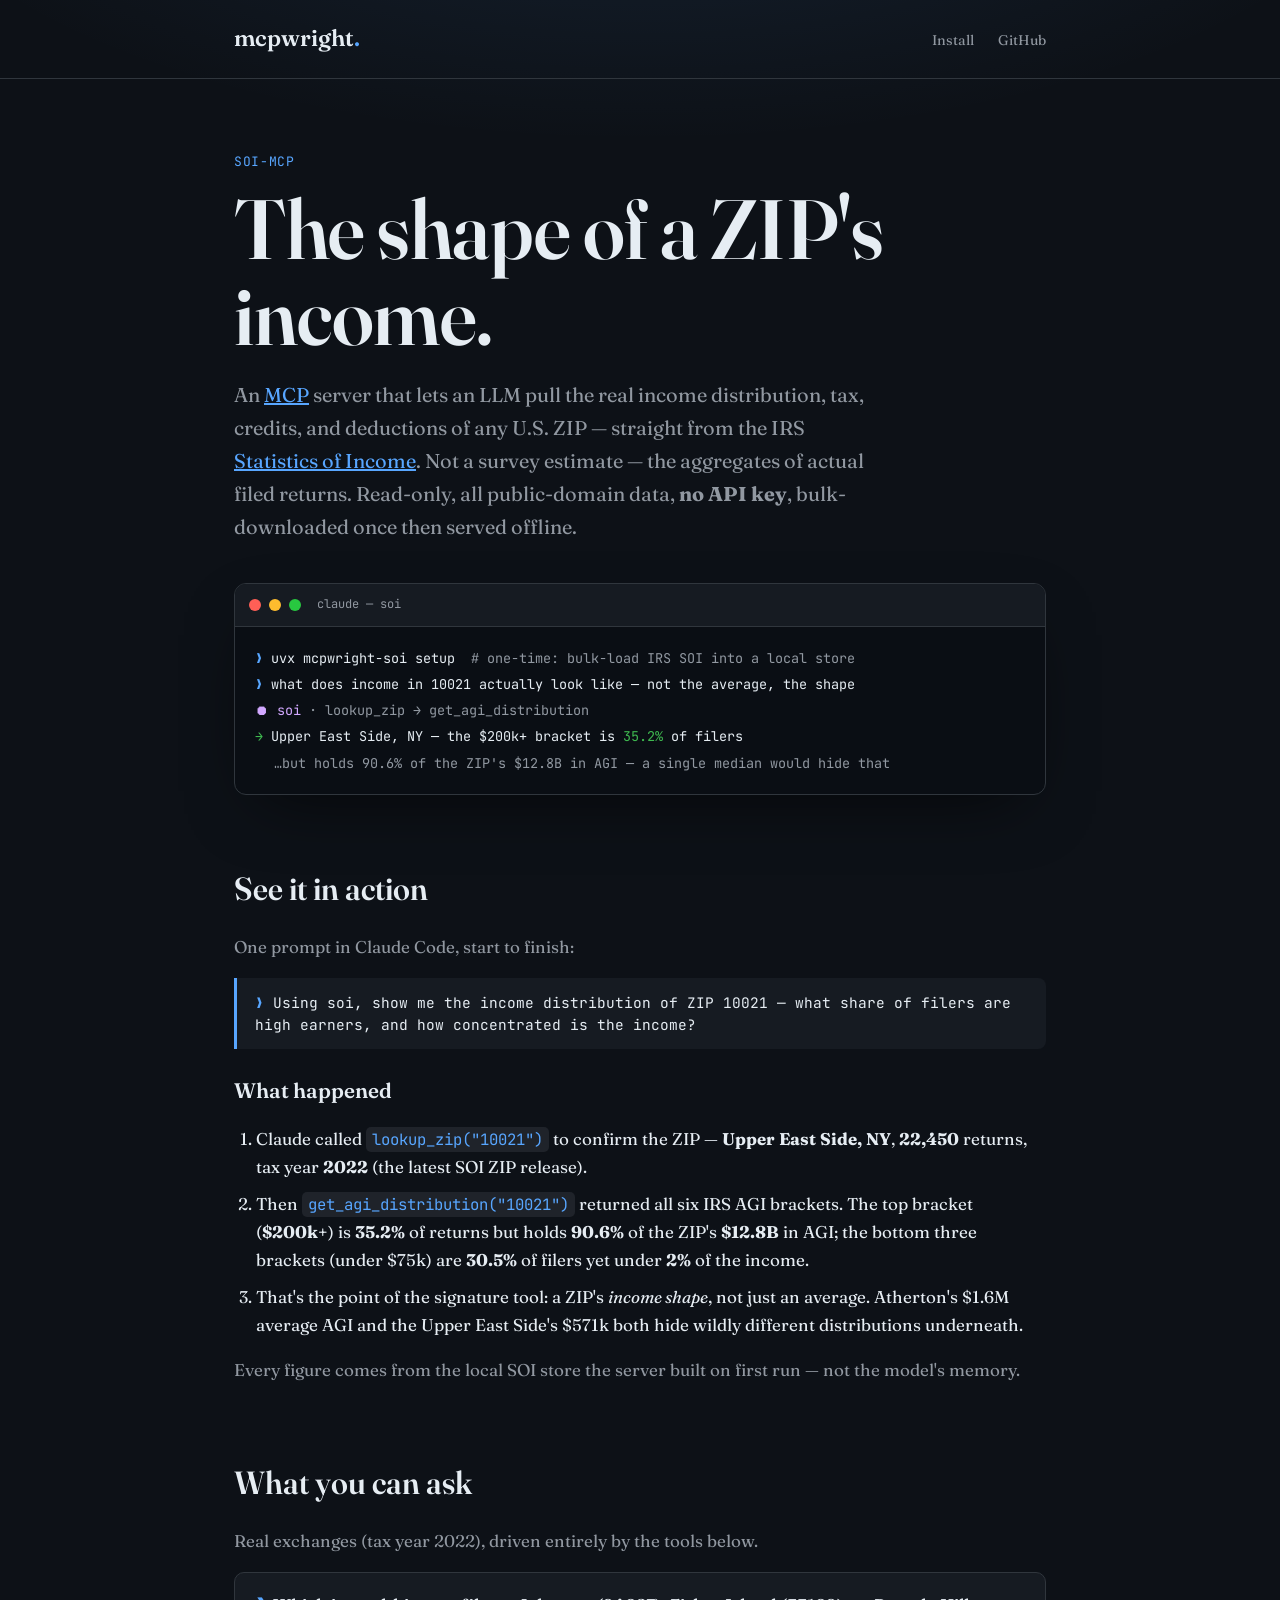
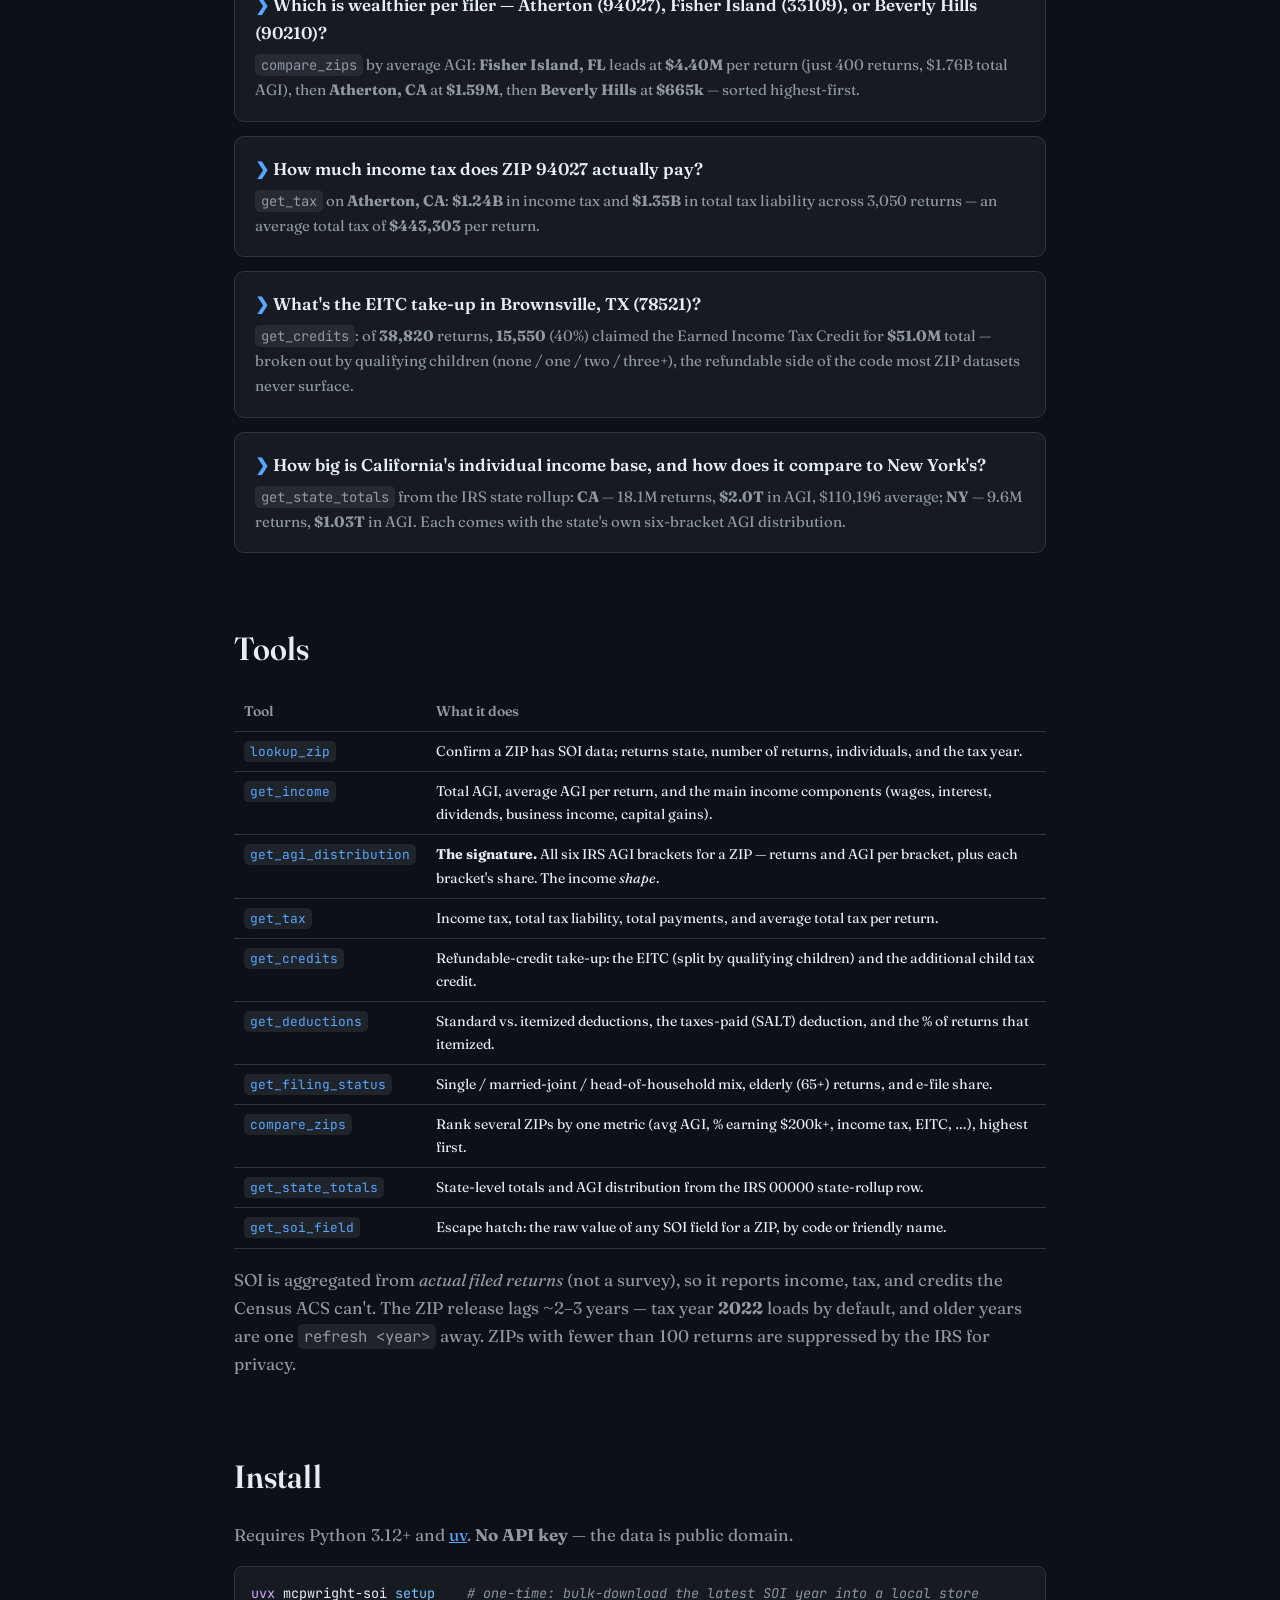
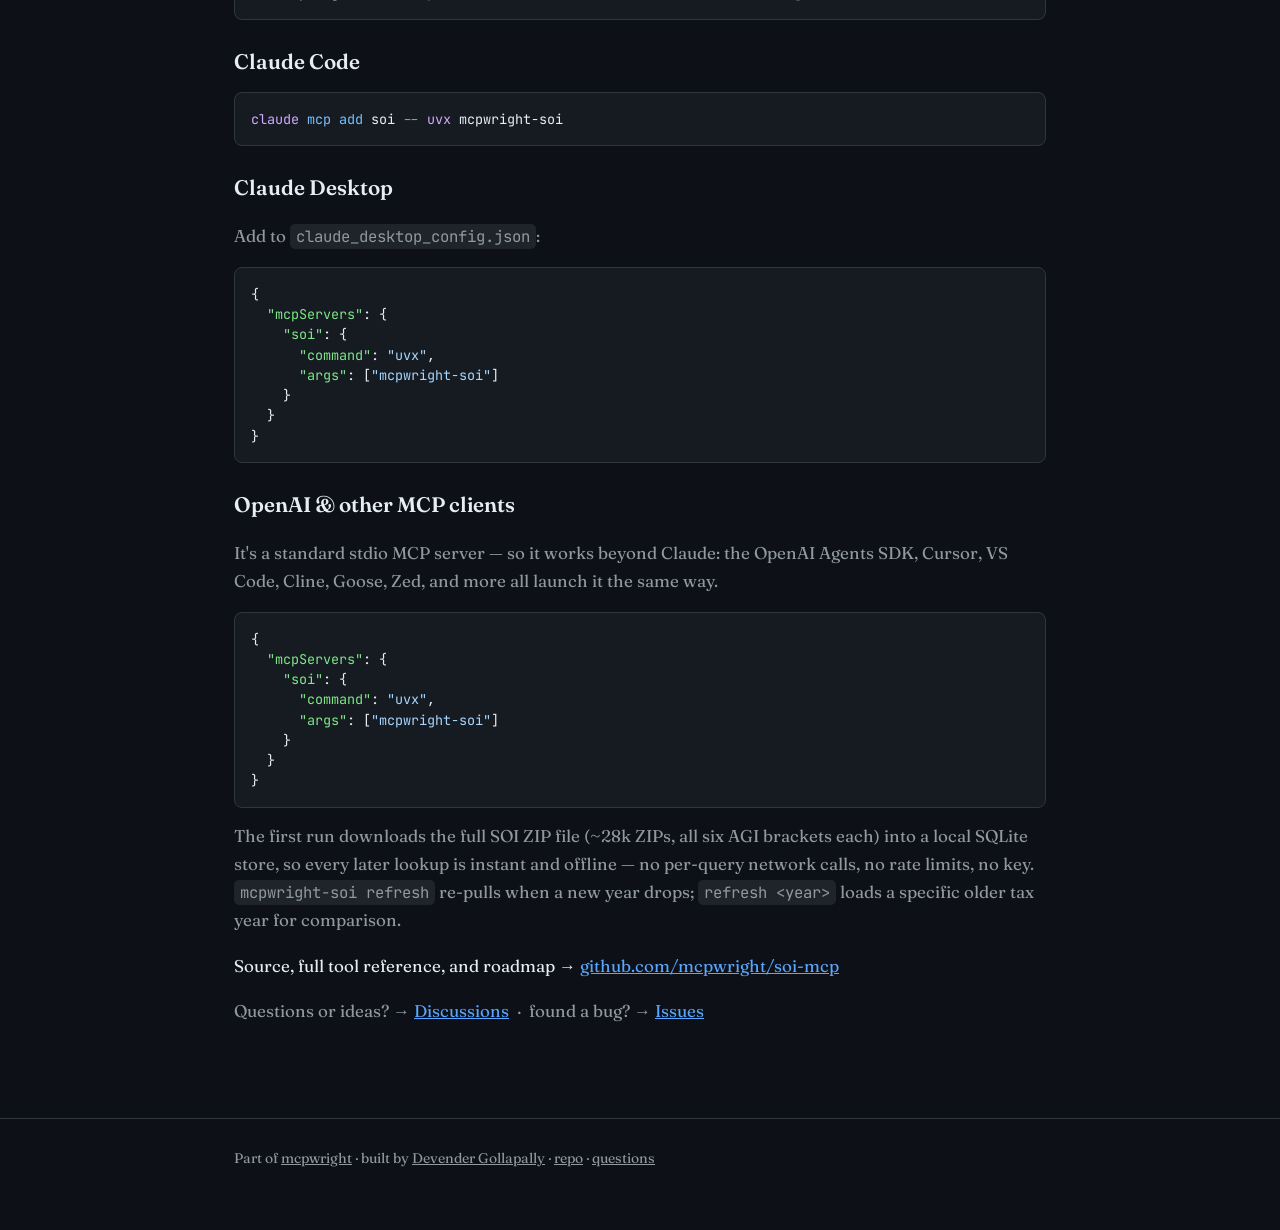
<file: soi/index.html>
<!DOCTYPE html>
<html lang="en">
<head>
  <meta charset="utf-8" />
  <meta name="viewport" content="width=device-width, initial-scale=1" />
  <title>soi-mcp — IRS income &amp; tax by ZIP, inside your agent</title>
  <meta name="description" content="An MCP server for IRS Statistics of Income (SOI) data by ZIP: AGI distribution, tax, credits, and deductions from filed returns — bulk-downloaded once into a local store, then served offline." />

  <link rel="icon" href="/favicon.svg" type="image/svg+xml" />
  <link rel="icon" href="/favicon-32.png" sizes="32x32" type="image/png" />
  <link rel="apple-touch-icon" href="/apple-touch-icon.png" />

  <meta property="og:type" content="website" />
  <meta property="og:site_name" content="mcpwright" />
  <meta property="og:title" content="soi-mcp — IRS income &amp; tax by ZIP, inside your agent" />
  <meta property="og:description" content="The actual income shape of any ZIP — AGI distribution, tax, credits, deductions — from the IRS Statistics of Income. Bulk-loaded once, then served offline." />
  <meta property="og:url" content="https://mcpwright.com/soi/" />
  <meta property="og:image" content="https://mcpwright.com/og.png" />
  <meta name="twitter:card" content="summary_large_image" />

  <link rel="preconnect" href="https://fonts.googleapis.com" />
  <link rel="preconnect" href="https://fonts.gstatic.com" crossorigin />
  <link href="https://fonts.googleapis.com/css2?family=Fraunces:opsz,wght,SOFT,WONK@9..144,300..700,0..100,0..1&family=JetBrains+Mono:wght@400;500&display=swap" rel="stylesheet" />
  <link rel="stylesheet" href="/style.css" />
</head>
<body>
  <header class="site">
    <div class="wrap">
      <a class="brand" href="/">mcpwright<span class="dot">.</span></a>
      <nav>
        <a href="#install">Install</a>
        <a href="https://github.com/mcpwright/soi-mcp">GitHub</a>
      </nav>
    </div>
  </header>

  <main class="wrap">
    <div class="hero">
      <p class="kicker">soi-mcp</p>
      <h1>The shape of a ZIP's income.</h1>
      <p class="lede">
        An <a href="https://modelcontextprotocol.io">MCP</a> server that lets an LLM pull the
        real income distribution, tax, credits, and deductions of any U.S. ZIP — straight from
        the IRS <a href="https://www.irs.gov/statistics/soi-tax-stats-individual-income-tax-statistics-zip-code-data-soi">Statistics
        of Income</a>. Not a survey estimate — the aggregates of actual filed returns. Read-only,
        all public-domain data, <b>no API key</b>, bulk-downloaded once then served offline.
      </p>

      <div class="terminal" aria-hidden="true">
        <div class="bar"><i class="r"></i><i class="y"></i><i class="g"></i><span class="ttl">claude — soi</span></div>
        <div class="body">
          <div><span class="p">❯</span> uvx mcpwright-soi setup&nbsp;&nbsp;<span class="dim"># one-time: bulk-load IRS SOI into a local store</span></div>
          <div><span class="p">❯</span> what does income in 10021 actually look like — not the average, the shape</div>
          <div><span class="tool">⏺ soi</span><span class="dim"> · lookup_zip → get_agi_distribution</span></div>
          <div><span class="ok">→</span> Upper East Side, NY — the $200k+ bracket is <span class="ok">35.2%</span> of filers</div>
          <div class="indent dim">…but holds 90.6% of the ZIP's $12.8B in AGI — a single median would hide that</div>
        </div>
      </div>
    </div>

    <section>
      <h2>See it in action</h2>
      <p class="muted">One prompt in Claude Code, start to finish:</p>
      <blockquote class="prompt">Using soi, show me the income distribution of ZIP 10021 — what share of filers are high earners, and how concentrated is the income?</blockquote>

      <h3>What happened</h3>
      <ol class="walkthrough">
        <li>Claude called <code>lookup_zip("10021")</code> to confirm the ZIP — <b>Upper East Side, NY</b>, <b>22,450</b> returns, tax year <b>2022</b> (the latest SOI ZIP release).</li>
        <li>Then <code>get_agi_distribution("10021")</code> returned all six IRS AGI brackets. The top bracket (<b>$200k+</b>) is <b>35.2%</b> of returns but holds <b>90.6%</b> of the ZIP's <b>$12.8B</b> in AGI; the bottom three brackets (under $75k) are <b>30.5%</b> of filers yet under <b>2%</b> of the income.</li>
        <li>That's the point of the signature tool: a ZIP's <em>income shape</em>, not just an average. Atherton's $1.6M average AGI and the Upper East Side's $571k both hide wildly different distributions underneath.</li>
      </ol>
      <p class="muted">Every figure comes from the local SOI store the server built on first run — not the model's memory.</p>
    </section>

    <section>
      <h2>What you can ask</h2>
      <p class="muted">Real exchanges (tax year 2022), driven entirely by the tools below.</p>

      <div class="example">
        <p class="q">Which is wealthier per filer — Atherton (94027), Fisher Island (33109), or Beverly Hills (90210)?</p>
        <p class="a"><code>compare_zips</code> by average AGI: <b>Fisher Island, FL</b> leads at
        <b>$4.40M</b> per return (just 400 returns, $1.76B total AGI), then <b>Atherton, CA</b>
        at <b>$1.59M</b>, then <b>Beverly Hills</b> at <b>$665k</b> — sorted highest-first.</p>
      </div>

      <div class="example">
        <p class="q">How much income tax does ZIP 94027 actually pay?</p>
        <p class="a"><code>get_tax</code> on <b>Atherton, CA</b>: <b>$1.24B</b> in income tax and
        <b>$1.35B</b> in total tax liability across 3,050 returns — an average total tax of
        <b>$443,303</b> per return.</p>
      </div>

      <div class="example">
        <p class="q">What's the EITC take-up in Brownsville, TX (78521)?</p>
        <p class="a"><code>get_credits</code>: of <b>38,820</b> returns, <b>15,550</b> (40%)
        claimed the Earned Income Tax Credit for <b>$51.0M</b> total — broken out by qualifying
        children (none / one / two / three+), the refundable side of the code most ZIP datasets
        never surface.</p>
      </div>

      <div class="example">
        <p class="q">How big is California's individual income base, and how does it compare to New York's?</p>
        <p class="a"><code>get_state_totals</code> from the IRS state rollup: <b>CA</b> — 18.1M
        returns, <b>$2.0T</b> in AGI, $110,196 average; <b>NY</b> — 9.6M returns, <b>$1.03T</b>
        in AGI. Each comes with the state's own six-bracket AGI distribution.</p>
      </div>
    </section>

    <section>
      <h2>Tools</h2>
      <table>
        <tr><th>Tool</th><th>What it does</th></tr>
        <tr><td><code>lookup_zip</code></td><td>Confirm a ZIP has SOI data; returns state, number of returns, individuals, and the tax year.</td></tr>
        <tr><td><code>get_income</code></td><td>Total AGI, average AGI per return, and the main income components (wages, interest, dividends, business income, capital gains).</td></tr>
        <tr><td><code>get_agi_distribution</code></td><td><b>The signature.</b> All six IRS AGI brackets for a ZIP — returns and AGI per bracket, plus each bracket's share. The income <em>shape</em>.</td></tr>
        <tr><td><code>get_tax</code></td><td>Income tax, total tax liability, total payments, and average total tax per return.</td></tr>
        <tr><td><code>get_credits</code></td><td>Refundable-credit take-up: the EITC (split by qualifying children) and the additional child tax credit.</td></tr>
        <tr><td><code>get_deductions</code></td><td>Standard vs. itemized deductions, the taxes-paid (SALT) deduction, and the % of returns that itemized.</td></tr>
        <tr><td><code>get_filing_status</code></td><td>Single / married-joint / head-of-household mix, elderly (65+) returns, and e-file share.</td></tr>
        <tr><td><code>compare_zips</code></td><td>Rank several ZIPs by one metric (avg AGI, % earning $200k+, income tax, EITC, …), highest first.</td></tr>
        <tr><td><code>get_state_totals</code></td><td>State-level totals and AGI distribution from the IRS 00000 state-rollup row.</td></tr>
        <tr><td><code>get_soi_field</code></td><td>Escape hatch: the raw value of any SOI field for a ZIP, by code or friendly name.</td></tr>
      </table>
      <p class="muted">SOI is aggregated from <em>actual filed returns</em> (not a survey), so it
      reports income, tax, and credits the Census ACS can't. The ZIP release lags ~2–3 years —
      tax year <b>2022</b> loads by default, and older years are one <code>refresh &lt;year&gt;</code>
      away. ZIPs with fewer than 100 returns are suppressed by the IRS for privacy.</p>
    </section>

    <section id="install">
      <h2>Install</h2>
      <p class="muted">Requires Python 3.12+ and <a href="https://docs.astral.sh/uv/">uv</a>.
      <b>No API key</b> — the data is public domain.</p>

      <pre><span class="cmd">uvx</span> mcpwright-soi <span class="flag">setup</span>&nbsp;&nbsp;&nbsp;&nbsp;<span class="cmt"># one-time: bulk-download the latest SOI year into a local store</span></pre>

      <h3>Claude Code</h3>
      <pre><span class="cmd">claude</span> <span class="flag">mcp add</span> soi <span class="punct">--</span> <span class="cmd">uvx</span> mcpwright-soi</pre>

      <h3>Claude Desktop</h3>
      <p class="muted">Add to <code>claude_desktop_config.json</code>:</p>
      <pre>{
  <span class="key">"mcpServers"</span>: {
    <span class="key">"soi"</span>: {
      <span class="key">"command"</span>: <span class="str">"uvx"</span>,
      <span class="key">"args"</span>: [<span class="str">"mcpwright-soi"</span>]
    }
  }
}</pre>

      <h3>OpenAI &amp; other MCP clients</h3>
      <p class="muted">It's a standard stdio MCP server — so it works beyond Claude: the
      OpenAI Agents SDK, Cursor, VS Code, Cline, Goose, Zed, and more all launch it the
      same way.</p>
      <pre>{
  <span class="key">"mcpServers"</span>: {
    <span class="key">"soi"</span>: {
      <span class="key">"command"</span>: <span class="str">"uvx"</span>,
      <span class="key">"args"</span>: [<span class="str">"mcpwright-soi"</span>]
    }
  }
}</pre>

      <p class="muted" style="margin-top:14px;">
        The first run downloads the full SOI ZIP file (~28k ZIPs, all six AGI brackets each) into
        a local SQLite store, so every later lookup is instant and offline — no per-query network
        calls, no rate limits, no key. <code>mcpwright-soi refresh</code> re-pulls when a new year
        drops; <code>refresh &lt;year&gt;</code> loads a specific older tax year for comparison.
      </p>
      <p style="margin-top:18px;">
        Source, full tool reference, and roadmap →
        <a href="https://github.com/mcpwright/soi-mcp">github.com/mcpwright/soi-mcp</a>
      </p>
      <p class="muted">
        Questions or ideas? → <a href="https://github.com/mcpwright/soi-mcp/discussions">Discussions</a>
        &nbsp;·&nbsp; found a bug? → <a href="https://github.com/mcpwright/soi-mcp/issues">Issues</a>
      </p>
    </section>
  </main>

  <footer class="site">
    <div class="wrap">
      Part of <a href="/">mcpwright</a> · built by
      <a href="https://github.com/devender">Devender Gollapally</a> ·
      <a href="https://github.com/mcpwright/soi-mcp">repo</a> ·
      <a href="https://github.com/mcpwright/soi-mcp/discussions">questions</a>
    </div>
  </footer>
</body>
</html>
</file>
<file: style.css>
:root {
  --bg: #0d1117;
  --panel: #161b22;
  --border: #30363d;
  --text: #e6edf3;
  --muted: #9198a1;
  --accent: #58a6ff;
  --accent-soft: #1f6feb;
  --green: #3fb950;
  --serif: "Fraunces", Georgia, "Times New Roman", serif;
  --mono: "JetBrains Mono", ui-monospace, SFMono-Regular, Menlo, Consolas, monospace;
  --sans: -apple-system, BlinkMacSystemFont, "Segoe UI", Helvetica, Arial, sans-serif;
}

/* Display cut for the wordmark + headings: high optical size, "wonky"
   calligraphic alternates on. (font-variation-settings overrides the
   higher-level props, so all axes are set explicitly.) */
.display {
  font-family: var(--serif);
  font-variation-settings: "opsz" 144, "wght" 600, "SOFT" 0, "WONK" 1;
}

* { box-sizing: border-box; }

html { scroll-behavior: smooth; }

body {
  margin: 0;
  background:
    radial-gradient(1100px 460px at 50% -180px, rgba(88, 166, 255, 0.12), transparent 70%),
    var(--bg);
  background-repeat: no-repeat;
  color: var(--text);
  font-family: var(--serif);
  font-optical-sizing: auto;
  font-size: 17px;
  line-height: 1.65;
  -webkit-font-smoothing: antialiased;
}

.wrap { max-width: 860px; margin: 0 auto; padding: 0 24px; }

header.site {
  border-bottom: 1px solid var(--border);
  padding: 20px 0;
}
header.site .wrap {
  display: flex; align-items: center; justify-content: space-between; gap: 16px;
}
.brand { font-family: var(--serif); font-size: 23px; color: var(--text); text-decoration: none;
  font-variation-settings: "opsz" 40, "wght" 600, "SOFT" 0, "WONK" 1; }
.brand .dot { color: var(--accent); }
nav a { color: var(--muted); text-decoration: none; margin-left: 20px; font-size: 14px; }
nav a:hover { color: var(--text); }

.hero { padding: 72px 0 40px; }
.hero h1 {
  font-size: clamp(46px, 8vw, 84px); line-height: 1.02; margin: 0 0 20px; letter-spacing: -0.005em;
  font-family: var(--serif); font-variation-settings: "opsz" 144, "wght" 600, "SOFT" 0, "WONK" 1;
}
.hero .lede { font-size: 20px; color: var(--muted); max-width: 640px; margin: 0; }
.kicker { font-family: var(--mono); color: var(--accent); font-size: 13px; letter-spacing: 0.05em; text-transform: uppercase; margin: 0 0 14px; }

section { padding: 28px 0; }
h2 {
  font-size: 32px; letter-spacing: 0; margin: 0 0 16px;
  font-family: var(--serif); font-variation-settings: "opsz" 80, "wght" 600, "SOFT" 0, "WONK" 1;
}
h3 {
  font-size: 21px; margin: 24px 0 8px;
  font-family: var(--serif); font-variation-settings: "opsz" 36, "wght" 600, "SOFT" 0, "WONK" 1;
}
p { color: var(--text); }
.muted { color: var(--muted); }
.more { margin-top: 20px; color: var(--muted); font-size: 15px; }

a { color: var(--accent); }

.card {
  display: block;
  background: var(--panel);
  border: 1px solid var(--border);
  border-radius: 10px;
  padding: 22px;
  text-decoration: none;
  color: inherit;
  transition: border-color .15s ease, transform .15s ease;
}
.card:hover { border-color: var(--accent-soft); transform: translateY(-1px); }
.card h3 { margin-top: 0; color: var(--text); }
.card .badge { font-family: var(--mono); font-size: 12px; color: var(--green); }

ul.clean { list-style: none; padding: 0; margin: 0; }
ul.clean li { padding: 6px 0; color: var(--muted); }
ul.clean li b { color: var(--text); font-weight: 600; }

table { width: 100%; border-collapse: collapse; font-size: 14px; margin: 8px 0; }
table th, table td { text-align: left; padding: 8px 10px; border-bottom: 1px solid var(--border); vertical-align: top; }
table th { color: var(--muted); font-weight: 600; }
table code { color: var(--accent); }

pre {
  background: var(--panel);
  border: 1px solid var(--border);
  border-radius: 8px;
  padding: 16px;
  overflow-x: auto;
  font-family: var(--mono);
  font-size: 13.5px;
  line-height: 1.5;
}
code { font-family: var(--mono); font-size: 0.92em; }
:not(pre) > code { background: rgba(110,118,129,0.18); padding: 2px 6px; border-radius: 5px; }

blockquote.prompt {
  margin: 16px 0 6px; padding: 14px 18px;
  background: var(--panel); border-left: 3px solid var(--accent);
  border-radius: 0 8px 8px 0; font-family: var(--mono);
  font-size: 14.5px; line-height: 1.5; color: var(--text);
}
blockquote.prompt::before { content: "❯ "; color: var(--accent); }
ol.walkthrough { padding-left: 22px; }
ol.walkthrough li { margin: 9px 0; }
ol.walkthrough code { color: var(--accent); }

figure.demo { margin: 30px 0 0; }
figure.demo img, figure.demo video {
  width: 100%; display: block;
  border: 1px solid var(--border); border-radius: 10px;
}
figure.demo figcaption { color: var(--muted); font-size: 13px; text-align: center; margin-top: 10px; }

.example { background: var(--panel); border: 1px solid var(--border); border-radius: 10px; padding: 18px 20px; margin: 14px 0; }
.example .q { font-weight: 600; margin: 0 0 6px; }
.example .q::before { content: "❯ "; color: var(--accent); }
.example .a { color: var(--muted); margin: 0; font-size: 15px; }

footer.site { border-top: 1px solid var(--border); margin-top: 48px; padding: 28px 0 60px; color: var(--muted); font-size: 14px; }
footer.site a { color: var(--muted); }
footer.site a:hover { color: var(--text); }

/* ---- terminal mockup (hero) ---- */
.terminal {
  margin-top: 40px;
  background: #0a0e14;
  border: 1px solid var(--border);
  border-radius: 12px;
  overflow: hidden;
  box-shadow: 0 24px 70px -28px rgba(0, 0, 0, 0.75);
  font-family: var(--mono);
  font-size: 13.5px;
}
.terminal .bar { display: flex; align-items: center; gap: 8px; padding: 11px 14px; background: #161b22; border-bottom: 1px solid var(--border); }
.terminal .bar i { width: 12px; height: 12px; border-radius: 50%; display: inline-block; }
.terminal .bar .r { background: #ff5f56; } .terminal .bar .y { background: #febc2e; } .terminal .bar .g { background: #28c840; }
.terminal .bar .ttl { margin-left: 8px; color: var(--muted); font-size: 12px; }
.terminal .body { padding: 18px 20px; color: var(--text); }
.terminal .body > div { line-height: 1.95; }
.terminal .body .indent { padding-left: 1.4em; }
.terminal .p { color: var(--accent); }      /* prompt ❯ */
.terminal .dim { color: var(--muted); }
.terminal .tool { color: #d2a8ff; }          /* tool call */
.terminal .ok { color: var(--green); }

/* ---- syntax tokens for code blocks (hand-authored, no JS) ---- */
pre .cmd { color: #d2a8ff; }    /* command name */
pre .flag { color: #79c0ff; }   /* flags / subcommands */
pre .str { color: #a5d6ff; }    /* strings */
pre .key { color: #7ee787; }    /* json keys */
pre .punct { color: var(--muted); }
pre .cmt { color: #8b949e; font-style: italic; }
</file>
